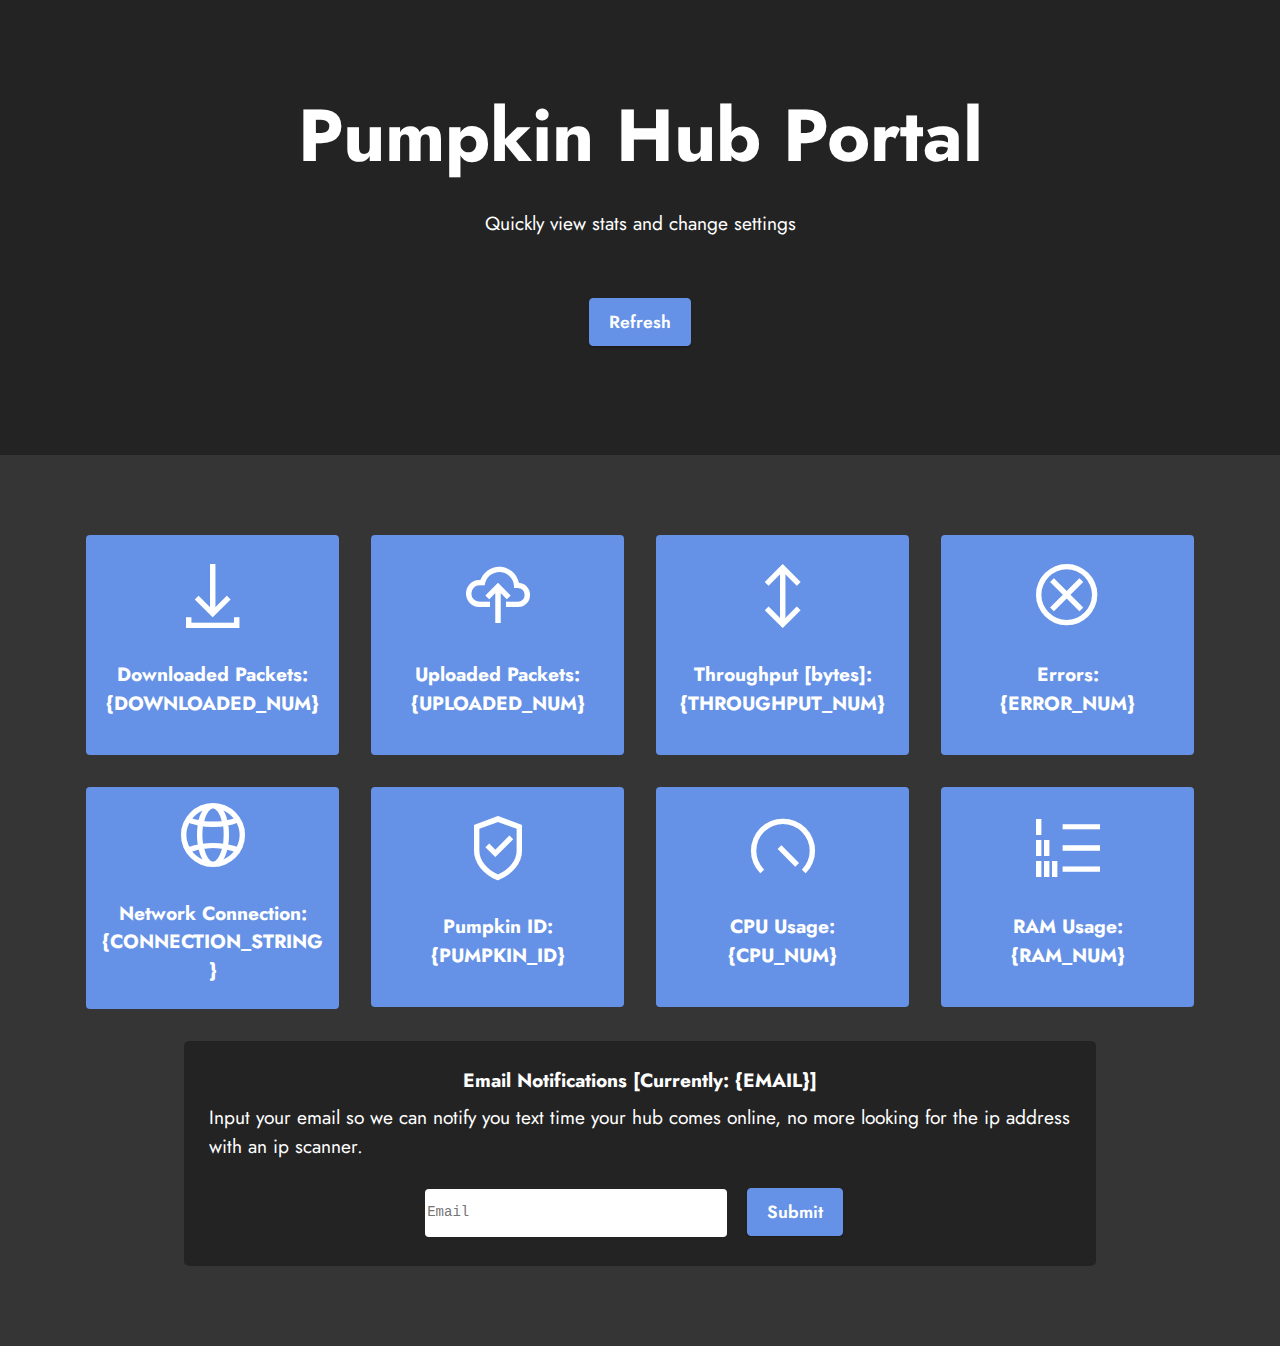
<file: Web/index.html>
<!DOCTYPE html>
<html>
<head>
    <meta charset="UTF-8">
    <meta http-equiv="X-UA-Compatible" content="IE=edge">
    <meta name="viewport" content="width=device-width, initial-scale=1, minimum-scale=1">
    <link rel="shortcut icon" href="assets/images/logo5.png" type="image/x-icon">


    <title>Home</title>
    <link rel="stylesheet" href="assets/web/assets/mobirise-icons2/mobirise2.css">
    <link rel="stylesheet" href="assets/bootstrap/css/bootstrap.min.css">
    <link rel="stylesheet" href="assets/bootstrap/css/bootstrap-grid.min.css">
    <link rel="stylesheet" href="assets/bootstrap/css/bootstrap-reboot.min.css">
    <link rel="stylesheet" href="assets/theme/css/style.css">
    <link rel="preload" href="https://fonts.googleapis.com/css2?family=Jost:ital,wght@0,400;0,700;1,400;1,700&display=swap&display=swap" as="style" onload="this.onload=null;this.rel='stylesheet'">
    <link rel="preload" as="style" href="assets/mobirise/css/mbr-additional.css">
    <link rel="stylesheet" href="assets/mobirise/css/mbr-additional.css" type="text/css">
    <script src="assets/bootstrap/js/bootstrap.bundle.min.js"></script>
    <script src="assets/smoothscroll/smooth-scroll.js"></script>
    <script src="assets/ytplayer/index.js"></script>
    <script src="assets/theme/js/script.js"></script>





</head>
<body>

    <section data-bs-version="5.1" class="info3 cid-tFQ4qCT8Gk" id="info3-0">
        <div class="container">
            <div class="row justify-content-center">
                <div class="card col-12 col-lg-10">
                    <div class="card-wrapper">
                        <div class="card-box align-center">
                            <h4 class="card-title mbr-fonts-style align-center mb-4 display-1">
                                <strong>Pumpkin Hub Portal</strong>
                            </h4>
                            <p class="mbr-text mbr-fonts-style mb-4 display-7">
                                Quickly view stats and change settings
                            </p>
                            <button class="mbr-section-btn mt-3"><a class="btn btn-primary display-4" onclick="location.reload();">Refresh</a></button>
                        </div>
                    </div>
                </div>
            </div>
        </div>
    </section>

    <section data-bs-version="5.1" class="features1 cid-tFQ4rK2rBu" id="features2-1">
        <div class="container">
            <div class="row justify-content-center">
                <div class="col-12 col-md-6 col-lg-3">
                    <div class="card-wrapper">
                        <div class="card-box align-center">
                            <span class="mbr-iconfont mobi-mbri-download mobi-mbri" style="color: rgb(255, 255, 255); fill: rgb(255, 255, 255);"></span>
                            <h4 class="card-title align-center mbr-black mbr-fonts-style display-7">
                                <strong>Downloaded Packets:<br />{DOWNLOADED_NUM}</strong>
                            </h4>
                        </div>
                    </div>
                </div>
                <div class="col-12 col-md-6 col-lg-3">
                    <div class="card-wrapper">
                        <div class="card-box align-center">
                            <span class="mbr-iconfont mobi-mbri-upload-2 mobi-mbri" style="color: rgb(255, 255, 255); fill: rgb(255, 255, 255);"></span>
                            <h4 class="card-title align-center mbr-black mbr-fonts-style display-7">
                                <strong>Uploaded Packets:<br />{UPLOADED_NUM}</strong>
                            </h4>
                        </div>
                    </div>
                </div>
                <div class="col-12 col-md-6 col-lg-3">
                    <div class="card-wrapper">
                        <div class="card-box align-center">
                            <span class="mbr-iconfont mobi-mbri-up-down mobi-mbri" style="color: rgb(255, 255, 255); fill: rgb(255, 255, 255);"></span>
                            <h4 class="card-title align-center mbr-black mbr-fonts-style display-7">
                                <strong>Throughput [bytes]:<br />{THROUGHPUT_NUM}</strong>
                            </h4>
                        </div>
                    </div>
                </div>
                <div class="col-12 col-md-6 col-lg-3">
                    <div class="card-wrapper">
                        <div class="card-box align-center">
                            <span class="mbr-iconfont mobi-mbri-error mobi-mbri" style="color: rgb(255, 255, 255); fill: rgb(255, 255, 255);"></span>
                            <h4 class="card-title align-center mbr-black mbr-fonts-style display-7">
                                <strong>Errors:<br />{ERROR_NUM}</strong><strong><br></strong>
                            </h4>
                        </div>
                    </div>
                </div>
            </div>
        </div>
    </section>

    <section data-bs-version="5.1" class="features1 cid-tFQ4sk0Lsi" id="features2-2">
        <div class="container">
            <div class="row justify-content-center">
                <div class="col-12 col-md-6 col-lg-3">
                    <div class="card-wrapper">
                        <div class="card-box align-center">
                            <span class="mbr-iconfont mobi-mbri-globe-2 mobi-mbri" style="color: rgb(255, 255, 255); fill: rgb(255, 255, 255);"></span>
                            <h4 class="card-title align-center mbr-black mbr-fonts-style display-7">
                                <strong>Network Connection:<br />{CONNECTION_STRING}</strong>
                            </h4>
                        </div>
                    </div>
                </div>
                <div class="col-12 col-md-6 col-lg-3">
                    <div class="card-wrapper">
                        <div class="card-box align-center">
                            <span class="mbr-iconfont mobi-mbri-protect mobi-mbri" style="color: rgb(255, 255, 255); fill: rgb(255, 255, 255);"></span>
                            <h4 class="card-title align-center mbr-black mbr-fonts-style display-7"><strong>Pumpkin ID:<br />{PUMPKIN_ID}</strong></h4>
                        </div>
                    </div>
                </div>
                <div class="col-12 col-md-6 col-lg-3">
                    <div class="card-wrapper">
                        <div class="card-box align-center">
                            <span class="mbr-iconfont mobi-mbri-speed mobi-mbri" style="color: rgb(255, 255, 255); fill: rgb(255, 255, 255);"></span>
                            <h4 class="card-title align-center mbr-black mbr-fonts-style display-7">
                                <strong>CPU Usage:<br />{CPU_NUM}</strong><strong><br></strong>
                            </h4>
                        </div>
                    </div>
                </div>
                <div class="col-12 col-md-6 col-lg-3">
                    <div class="card-wrapper">
                        <div class="card-box align-center">
                            <span class="mbr-iconfont mobi-mbri-numbered-list mobi-mbri" style="color: rgb(255, 255, 255); fill: rgb(255, 255, 255);"></span>
                            <h4 class="card-title align-center mbr-black mbr-fonts-style display-7">
                                <strong>RAM Usage:<br />{RAM_NUM}</strong><strong><br></strong>
                            </h4>
                        </div>
                    </div>
                </div>
                <form method="post" action="/submit-email" style="height: 225px; width: 80%; background-color: #232323; border-radius: 5px;color: white; padding: 25px;">
                    <div>
                        <H4 class="card-title align-center mbr-black mbr-fonts-style display-7"><strong>Email Notifications [Currently: {EMAIL}]</strong></H4>
                        <p class="mbr-text mbr-fonts-style mb-4 display-7">Input your email so we can notify you text time your hub comes online, no more looking for the ip address with an ip scanner.</p>
                        <pre style="bottom: 25px;position: relative;overflow: hidden;text-align: center;"><input type="text" name="email" id="EmailInput" placeholder="Email" style="min-height: 48px;border-radius: 4px;border:  none;width: 35%;" /> <button type="submit" style="bottom: -2px;position: relative;" class="mbr-section-btn mt-3"><a class="btn btn-primary display-4">Submit</a></button></pre>
                    </div>
                </form>
            </div>
        </div>
    </section>
</body>
</html>
</file>
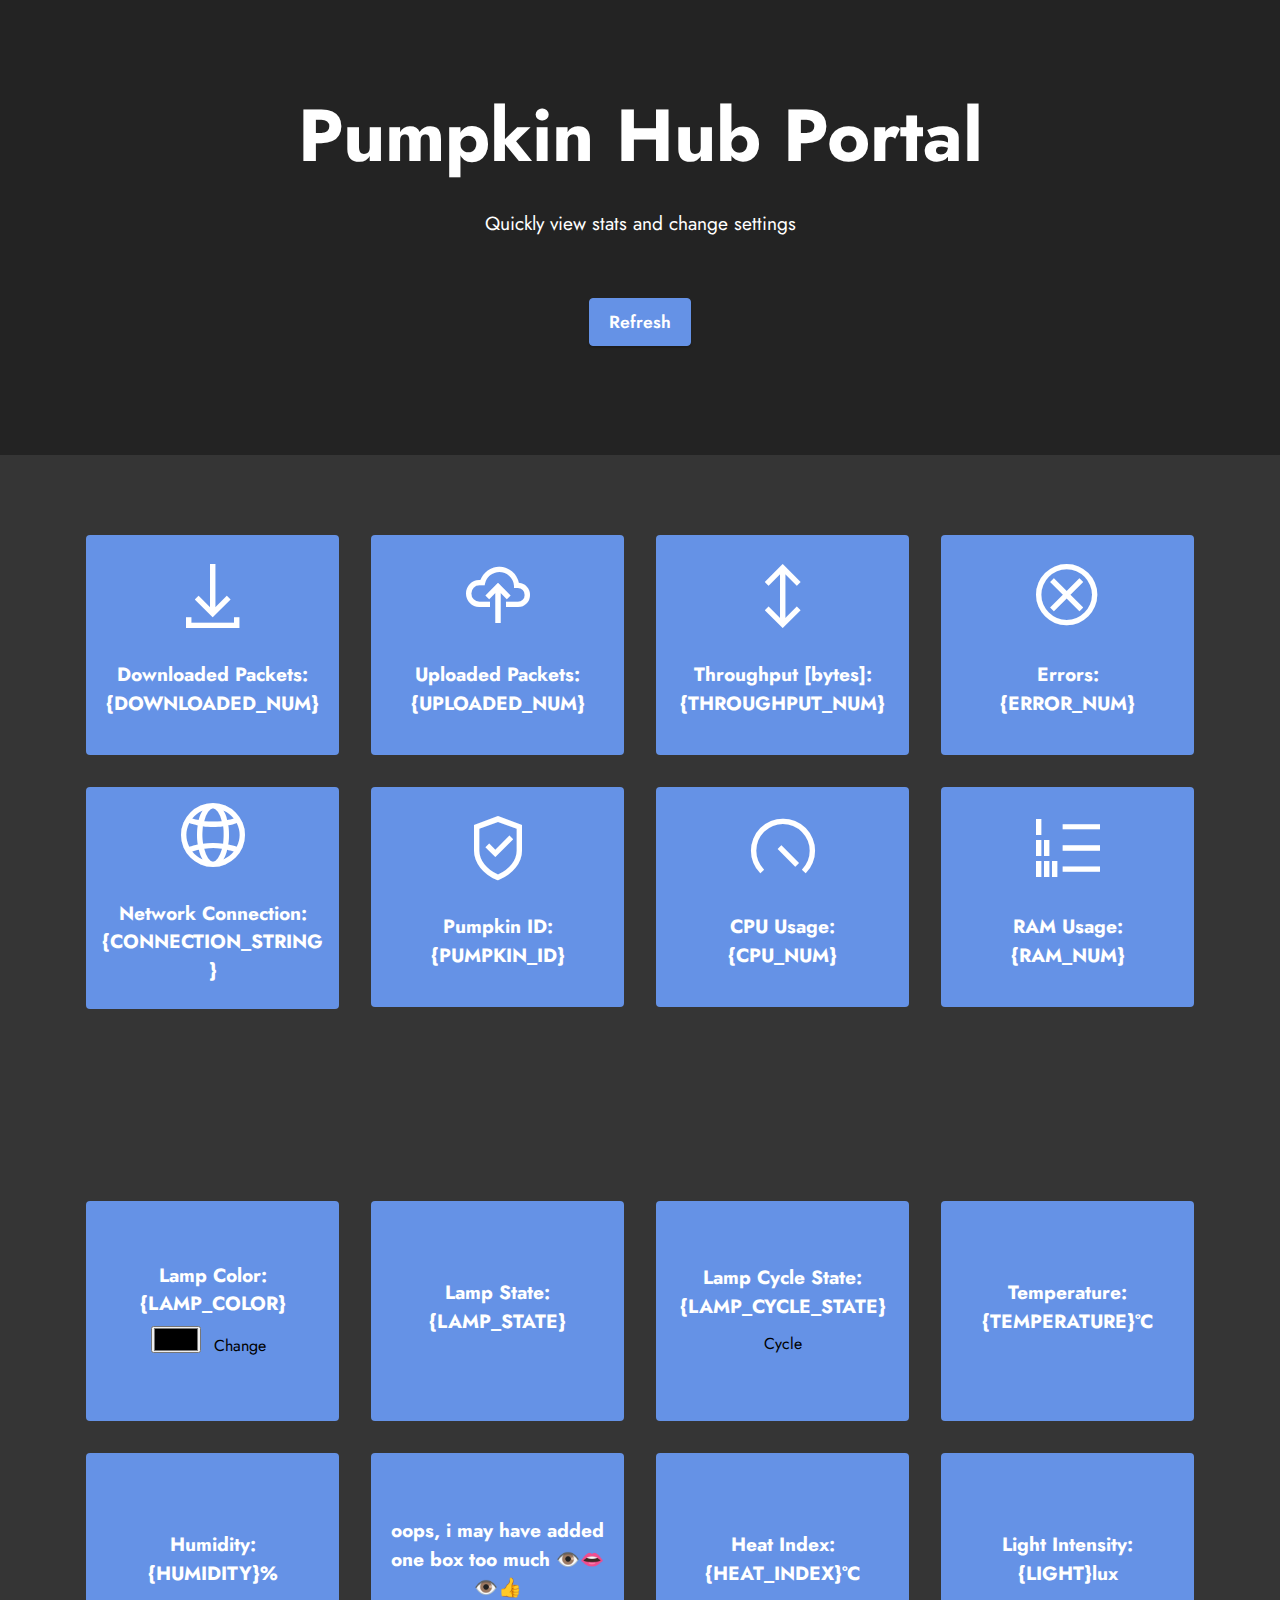
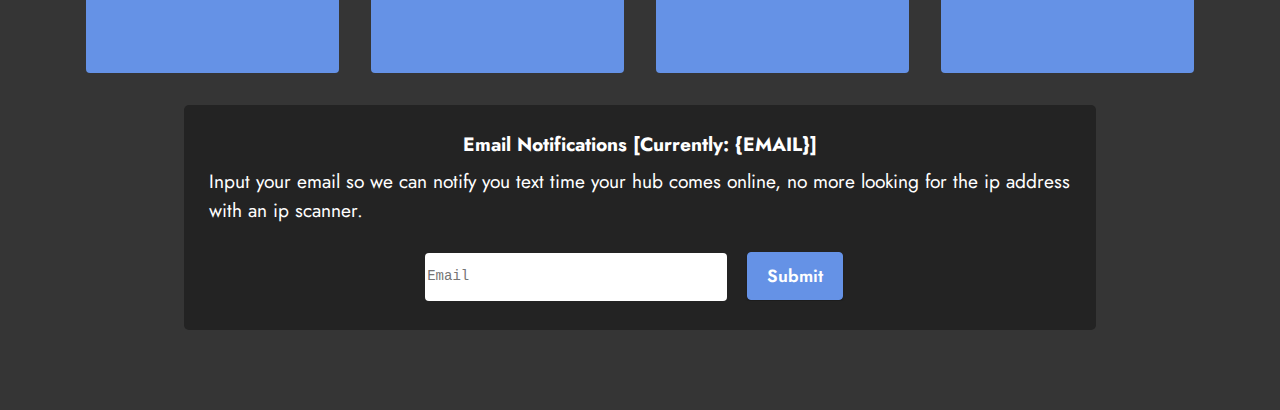
<file: Web/Portal/index.html>
<!DOCTYPE html>
<html>
<head>
    <meta charset="UTF-8">
    <meta http-equiv="X-UA-Compatible" content="IE=edge">
    <meta name="viewport" content="width=device-width, initial-scale=1, minimum-scale=1">
    <link rel="shortcut icon" href="assets/images/logo5.png" type="image/x-icon">


    <title>Home</title>
    <link rel="stylesheet" href="assets/web/assets/mobirise-icons2/mobirise2.css">
    <link rel="stylesheet" href="assets/bootstrap/css/bootstrap.min.css">
    <link rel="stylesheet" href="assets/bootstrap/css/bootstrap-grid.min.css">
    <link rel="stylesheet" href="assets/bootstrap/css/bootstrap-reboot.min.css">
    <link rel="stylesheet" href="assets/theme/css/style.css">
    <link rel="preload" href="https://fonts.googleapis.com/css2?family=Jost:ital,wght@0,400;0,700;1,400;1,700&display=swap&display=swap" as="style" onload="this.onload=null;this.rel='stylesheet'">
    <link rel="preload" as="style" href="assets/mobirise/css/mbr-additional.css">
    <link rel="stylesheet" href="assets/mobirise/css/mbr-additional.css" type="text/css">
    <script src="assets/bootstrap/js/bootstrap.bundle.min.js"></script>
    <script src="assets/smoothscroll/smooth-scroll.js"></script>
    <script src="assets/ytplayer/index.js"></script>
    <script src="assets/theme/js/script.js"></script>





</head>
<body>

    <section data-bs-version="5.1" class="info3 cid-tFQ4qCT8Gk" id="info3-0">
        <div class="container">
            <div class="row justify-content-center">
                <div class="card col-12 col-lg-10">
                    <div class="card-wrapper">
                        <div class="card-box align-center">
                            <h4 class="card-title mbr-fonts-style align-center mb-4 display-1">
                                <strong>Pumpkin Hub Portal</strong>
                            </h4>
                            <p class="mbr-text mbr-fonts-style mb-4 display-7">
                                Quickly view stats and change settings
                            </p>
                            <button class="mbr-section-btn mt-3"><a class="btn btn-primary display-4" onclick="location.reload();">Refresh</a></button>
                        </div>
                    </div>
                </div>
            </div>
        </div>
    </section>

    <section data-bs-version="5.1" class="features1 cid-tFQ4rK2rBu" id="features2-1">
        <div class="container">
            <div class="row justify-content-center">
                <div class="col-12 col-md-6 col-lg-3">
                    <div class="card-wrapper">
                        <div class="card-box align-center">
                            <span class="mbr-iconfont mobi-mbri-download mobi-mbri" style="color: rgb(255, 255, 255); fill: rgb(255, 255, 255);"></span>
                            <h4 class="card-title align-center mbr-black mbr-fonts-style display-7">
                                <strong>Downloaded Packets:<br />{DOWNLOADED_NUM}</strong>
                            </h4>
                        </div>
                    </div>
                </div>
                <div class="col-12 col-md-6 col-lg-3">
                    <div class="card-wrapper">
                        <div class="card-box align-center">
                            <span class="mbr-iconfont mobi-mbri-upload-2 mobi-mbri" style="color: rgb(255, 255, 255); fill: rgb(255, 255, 255);"></span>
                            <h4 class="card-title align-center mbr-black mbr-fonts-style display-7">
                                <strong>Uploaded Packets:<br />{UPLOADED_NUM}</strong>
                            </h4>
                        </div>
                    </div>
                </div>
                <div class="col-12 col-md-6 col-lg-3">
                    <div class="card-wrapper">
                        <div class="card-box align-center">
                            <span class="mbr-iconfont mobi-mbri-up-down mobi-mbri" style="color: rgb(255, 255, 255); fill: rgb(255, 255, 255);"></span>
                            <h4 class="card-title align-center mbr-black mbr-fonts-style display-7">
                                <strong>Throughput [bytes]:<br />{THROUGHPUT_NUM}</strong>
                            </h4>
                        </div>
                    </div>
                </div>
                <div class="col-12 col-md-6 col-lg-3">
                    <div class="card-wrapper">
                        <div class="card-box align-center">
                            <span class="mbr-iconfont mobi-mbri-error mobi-mbri" style="color: rgb(255, 255, 255); fill: rgb(255, 255, 255);"></span>
                            <h4 class="card-title align-center mbr-black mbr-fonts-style display-7">
                                <strong>Errors:<br />{ERROR_NUM}</strong><strong><br></strong>
                            </h4>
                        </div>
                    </div>
                </div>
            </div>
        </div>
    </section>

    <section data-bs-version="5.1" class="features1 cid-tFQ4sk0Lsi" id="features2-2">
        <div class="container">
            <div class="row justify-content-center">
                <div class="col-12 col-md-6 col-lg-3">
                    <div class="card-wrapper">
                        <div class="card-box align-center">
                            <span class="mbr-iconfont mobi-mbri-globe-2 mobi-mbri" style="color: rgb(255, 255, 255); fill: rgb(255, 255, 255);"></span>
                            <h4 class="card-title align-center mbr-black mbr-fonts-style display-7">
                                <strong>Network Connection:<br />{CONNECTION_STRING}</strong>
                            </h4>
                        </div>
                    </div>
                </div>
                <div class="col-12 col-md-6 col-lg-3">
                    <div class="card-wrapper">
                        <div class="card-box align-center">
                            <span class="mbr-iconfont mobi-mbri-protect mobi-mbri" style="color: rgb(255, 255, 255); fill: rgb(255, 255, 255);"></span>
                            <h4 class="card-title align-center mbr-black mbr-fonts-style display-7"><strong>Pumpkin ID:<br />{PUMPKIN_ID}</strong></h4>
                        </div>
                    </div>
                </div>
                <div class="col-12 col-md-6 col-lg-3">
                    <div class="card-wrapper">
                        <div class="card-box align-center">
                            <span class="mbr-iconfont mobi-mbri-speed mobi-mbri" style="color: rgb(255, 255, 255); fill: rgb(255, 255, 255);"></span>
                            <h4 class="card-title align-center mbr-black mbr-fonts-style display-7">
                                <strong>CPU Usage:<br />{CPU_NUM}</strong><strong><br></strong>
                            </h4>
                        </div>
                    </div>
                </div>
                <div class="col-12 col-md-6 col-lg-3">
                    <div class="card-wrapper">
                        <div class="card-box align-center">
                            <span class="mbr-iconfont mobi-mbri-numbered-list mobi-mbri" style="color: rgb(255, 255, 255); fill: rgb(255, 255, 255);"></span>
                            <h4 class="card-title align-center mbr-black mbr-fonts-style display-7">
                                <strong>RAM Usage:<br />{RAM_NUM}</strong><strong><br></strong>
                            </h4>
                        </div>
                    </div>
                </div>
                <!--<form method="post" action="/submit-email" style="height: 225px; width: 80%; background-color: #232323; border-radius: 5px;color: white; padding: 25px;">
                    <div>
                        <H4 class="card-title align-center mbr-black mbr-fonts-style display-7"><strong>Email Notifications [Currently: {EMAIL}]</strong></H4>
                        <p class="mbr-text mbr-fonts-style mb-4 display-7">Input your email so we can notify you text time your hub comes online, no more looking for the ip address with an ip scanner.</p>
                        <pre style="bottom: 25px;position: relative;overflow: hidden;text-align: center;"><input type="text" name="email" id="EmailInput" placeholder="Email" style="min-height: 48px;border-radius: 4px;border:  none;width: 35%;" /> <button type="submit" style="bottom: -2px;position: relative;" class="mbr-section-btn mt-3"><a class="btn btn-primary display-4">Submit</a></button></pre>
                    </div>
                </form>-->
            </div>
        </div>
    </section>

    <section data-bs-version="5.1" class="features1 cid-tFQ4rK2rBu" id="features2-1">
        <div class="container">
            <div class="row justify-content-center">
                <div class="col-12 col-md-6 col-lg-3">
                    <div class="card-wrapper">
                        <form method="post" action="/setcolor" class="card-box align-center">
                            <h4 class="card-title align-center mbr-black mbr-fonts-style display-7">
                                <strong>Lamp Color:<br />{LAMP_COLOR}</strong>
                            </h4>
                            <input type="color" name="color" />
                            <button type="submit">Change</button>
                        </form>
                    </div>
                </div>
                <div class="col-12 col-md-6 col-lg-3">
                    <div class="card-wrapper">
                        <div class="card-box align-center">
                            <h4 class="card-title align-center mbr-black mbr-fonts-style display-7">
                                <strong>Lamp State:<br />{LAMP_STATE}</strong>
                            </h4>
                        </div>
                    </div>
                </div>
                <div class="col-12 col-md-6 col-lg-3">
                    <div class="card-wrapper">
                        <form method="post" action="/cycle" class="card-box align-center">
                            <h4 class="card-title align-center mbr-black mbr-fonts-style display-7">
                                <strong>Lamp Cycle State:<br />{LAMP_CYCLE_STATE}</strong>
                            </h4>
                            <button type="submit">Cycle</button>
                        </form>
                    </div>
                </div>
                <div class="col-12 col-md-6 col-lg-3">
                    <div class="card-wrapper">
                        <div class="card-box align-center">
                            <h4 class="card-title align-center mbr-black mbr-fonts-style display-7">
                                <strong>Temperature:<br />{TEMPERATURE}°C</strong><strong><br></strong>
                            </h4>
                        </div>
                    </div>
                </div>
            </div>
        </div>
    </section>
    <section data-bs-version="5.1" class="features1 cid-tFQ4sk0Lsi" id="features2-2">
        <div class="container">
            <div class="row justify-content-center">
                <div class="col-12 col-md-6 col-lg-3">
                    <div class="card-wrapper">
                        <div class="card-box align-center">
                            <h4 class="card-title align-center mbr-black mbr-fonts-style display-7">
                                <strong>Humidity:<br />{HUMIDITY}%</strong>
                            </h4>
                        </div>
                    </div>
                </div>
                <div class="col-12 col-md-6 col-lg-3">
                    <div class="card-wrapper">
                        <div class="card-box align-center">
                            <h4 class="card-title align-center mbr-black mbr-fonts-style display-7"><strong>oops, i may have added one box too much 👁️👄👁️👍</strong></h4>
                        </div>
                    </div>
                </div>
                <div class="col-12 col-md-6 col-lg-3">
                    <div class="card-wrapper">
                        <div class="card-box align-center">
                            <h4 class="card-title align-center mbr-black mbr-fonts-style display-7">
                                <strong>Heat Index:<br />{HEAT_INDEX}°C</strong><strong><br></strong>
                            </h4>
                        </div>
                    </div>
                </div>
                <div class="col-12 col-md-6 col-lg-3">
                    <div class="card-wrapper">
                        <div class="card-box align-center">
                            <h4 class="card-title align-center mbr-black mbr-fonts-style display-7">
                                <strong>Light Intensity:<br />{LIGHT}lux</strong><strong><br></strong>
                            </h4>
                        </div>
                    </div>
                </div>
                <form method="post" action="/submit-email" style="height: 225px; width: 80%; background-color: #232323; border-radius: 5px;color: white; padding: 25px;">
                    <div>
                        <H4 class="card-title align-center mbr-black mbr-fonts-style display-7"><strong>Email Notifications [Currently: {EMAIL}]</strong></H4>
                        <p class="mbr-text mbr-fonts-style mb-4 display-7">Input your email so we can notify you text time your hub comes online, no more looking for the ip address with an ip scanner.</p>
                        <pre style="bottom: 25px;position: relative;overflow: hidden;text-align: center;"><input type="text" name="email" id="EmailInput" placeholder="Email" style="min-height: 48px;border-radius: 4px;border:  none;width: 35%;" /> <button type="submit" style="bottom: -2px;position: relative;" class="mbr-section-btn mt-3"><a class="btn btn-primary display-4">Submit</a></button></pre>
                    </div>
                </form>
            </div>
        </div>
    </section>
</body>
</html>
</file>
<file: Web/assets/web/assets/mobirise-icons2/mobirise2.css>
@font-face {
  font-family: 'Moririse2';
  font-display: swap;
  src:  url('mobirise2.eot?f2bix4');
  src:  url('mobirise2.eot?f2bix4#iefix') format('embedded-opentype'),
    url('mobirise2.ttf?f2bix4') format('truetype'),
    url('mobirise2.woff?f2bix4') format('woff'),
    url('mobirise2.svg?f2bix4#mobirise2') format('svg');
  font-weight: normal;
  font-style: normal;
}

[class^="mobi-"], [class*=" mobi-"] {
  /* use !important to prevent issues with browser extensions that change fonts */
  font-family: 'Moririse2' !important;
  speak: none;
  font-style: normal;
  font-weight: normal;
  font-variant: normal;
  text-transform: none;
  line-height: 1;

  /* Better Font Rendering =========== */
  -webkit-font-smoothing: antialiased;
  -moz-osx-font-smoothing: grayscale;
}

.mobi-mbri-add-submenu:before {
  content: "\e900";
}
.mobi-mbri-alert:before {
  content: "\e901";
}
.mobi-mbri-align-center:before {
  content: "\e902";
}
.mobi-mbri-align-justify:before {
  content: "\e903";
}
.mobi-mbri-align-left:before {
  content: "\e904";
}
.mobi-mbri-align-right:before {
  content: "\e905";
}
.mobi-mbri-android:before {
  content: "\e906";
}
.mobi-mbri-apple:before {
  content: "\e907";
}
.mobi-mbri-arrow-down:before {
  content: "\e908";
}
.mobi-mbri-arrow-next:before {
  content: "\e909";
}
.mobi-mbri-arrow-prev:before {
  content: "\e90a";
}
.mobi-mbri-arrow-up:before {
  content: "\e90b";
}
.mobi-mbri-bold:before {
  content: "\e90c";
}
.mobi-mbri-bookmark:before {
  content: "\e90d";
}
.mobi-mbri-bootstrap:before {
  content: "\e90e";
}
.mobi-mbri-briefcase:before {
  content: "\e90f";
}
.mobi-mbri-browse:before {
  content: "\e910";
}
.mobi-mbri-bulleted-list:before {
  content: "\e911";
}
.mobi-mbri-calendar:before {
  content: "\e912";
}
.mobi-mbri-camera:before {
  content: "\e913";
}
.mobi-mbri-cart-add:before {
  content: "\e914";
}
.mobi-mbri-cart-full:before {
  content: "\e915";
}
.mobi-mbri-cash:before {
  content: "\e916";
}
.mobi-mbri-change-style:before {
  content: "\e917";
}
.mobi-mbri-chat:before {
  content: "\e918";
}
.mobi-mbri-clock:before {
  content: "\e919";
}
.mobi-mbri-close:before {
  content: "\e91a";
}
.mobi-mbri-cloud:before {
  content: "\e91b";
}
.mobi-mbri-code:before {
  content: "\e91c";
}
.mobi-mbri-contact-form:before {
  content: "\e91d";
}
.mobi-mbri-credit-card:before {
  content: "\e91e";
}
.mobi-mbri-cursor-click:before {
  content: "\e91f";
}
.mobi-mbri-cust-feedback:before {
  content: "\e920";
}
.mobi-mbri-database:before {
  content: "\e921";
}
.mobi-mbri-delivery:before {
  content: "\e922";
}
.mobi-mbri-desktop:before {
  content: "\e923";
}
.mobi-mbri-devices:before {
  content: "\e924";
}
.mobi-mbri-down:before {
  content: "\e925";
}
.mobi-mbri-download-2:before {
  content: "\e926";
}
.mobi-mbri-download:before {
  content: "\e927";
}
.mobi-mbri-drag-n-drop-2:before {
  content: "\e928";
}
.mobi-mbri-drag-n-drop:before {
  content: "\e929";
}
.mobi-mbri-edit-2:before {
  content: "\e92a";
}
.mobi-mbri-edit:before {
  content: "\e92b";
}
.mobi-mbri-error:before {
  content: "\e92c";
}
.mobi-mbri-extension:before {
  content: "\e92d";
}
.mobi-mbri-features:before {
  content: "\e92e";
}
.mobi-mbri-file:before {
  content: "\e92f";
}
.mobi-mbri-flag:before {
  content: "\e930";
}
.mobi-mbri-folder:before {
  content: "\e931";
}
.mobi-mbri-gift:before {
  content: "\e932";
}
.mobi-mbri-github:before {
  content: "\e933";
}
.mobi-mbri-globe-2:before {
  content: "\e934";
}
.mobi-mbri-globe:before {
  content: "\e935";
}
.mobi-mbri-growing-chart:before {
  content: "\e936";
}
.mobi-mbri-hearth:before {
  content: "\e937";
}
.mobi-mbri-help:before {
  content: "\e938";
}
.mobi-mbri-home:before {
  content: "\e939";
}
.mobi-mbri-hot-cup:before {
  content: "\e93a";
}
.mobi-mbri-idea:before {
  content: "\e93b";
}
.mobi-mbri-image-gallery:before {
  content: "\e93c";
}
.mobi-mbri-image-slider:before {
  content: "\e93d";
}
.mobi-mbri-info:before {
  content: "\e93e";
}
.mobi-mbri-italic:before {
  content: "\e93f";
}
.mobi-mbri-key:before {
  content: "\e940";
}
.mobi-mbri-laptop:before {
  content: "\e941";
}
.mobi-mbri-layers:before {
  content: "\e942";
}
.mobi-mbri-left-right:before {
  content: "\e943";
}
.mobi-mbri-left:before {
  content: "\e944";
}
.mobi-mbri-letter:before {
  content: "\e945";
}
.mobi-mbri-like:before {
  content: "\e946";
}
.mobi-mbri-link:before {
  content: "\e947";
}
.mobi-mbri-lock:before {
  content: "\e948";
}
.mobi-mbri-login:before {
  content: "\e949";
}
.mobi-mbri-logout:before {
  content: "\e94a";
}
.mobi-mbri-magic-stick:before {
  content: "\e94b";
}
.mobi-mbri-map-pin:before {
  content: "\e94c";
}
.mobi-mbri-menu:before {
  content: "\e94d";
}
.mobi-mbri-mobile-2:before {
  content: "\e94e";
}
.mobi-mbri-mobile-horizontal:before {
  content: "\e94f";
}
.mobi-mbri-mobile:before {
  content: "\e950";
}
.mobi-mbri-mobirise:before {
  content: "\e951";
}
.mobi-mbri-more-horizontal:before {
  content: "\e952";
}
.mobi-mbri-more-vertical:before {
  content: "\e953";
}
.mobi-mbri-music:before {
  content: "\e954";
}
.mobi-mbri-new-file:before {
  content: "\e955";
}
.mobi-mbri-numbered-list:before {
  content: "\e956";
}
.mobi-mbri-opened-folder:before {
  content: "\e957";
}
.mobi-mbri-pages:before {
  content: "\e958";
}
.mobi-mbri-paper-plane:before {
  content: "\e959";
}
.mobi-mbri-paperclip:before {
  content: "\e95a";
}
.mobi-mbri-phone:before {
  content: "\e95b";
}
.mobi-mbri-photo:before {
  content: "\e95c";
}
.mobi-mbri-photos:before {
  content: "\e95d";
}
.mobi-mbri-pin:before {
  content: "\e95e";
}
.mobi-mbri-play:before {
  content: "\e95f";
}
.mobi-mbri-plus:before {
  content: "\e960";
}
.mobi-mbri-preview:before {
  content: "\e961";
}
.mobi-mbri-print:before {
  content: "\e962";
}
.mobi-mbri-protect:before {
  content: "\e963";
}
.mobi-mbri-question:before {
  content: "\e964";
}
.mobi-mbri-quote-left:before {
  content: "\e965";
}
.mobi-mbri-quote-right:before {
  content: "\e966";
}
.mobi-mbri-redo:before {
  content: "\e967";
}
.mobi-mbri-refresh:before {
  content: "\e968";
}
.mobi-mbri-responsive-2:before {
  content: "\e969";
}
.mobi-mbri-responsive:before {
  content: "\e96a";
}
.mobi-mbri-right:before {
  content: "\e96b";
}
.mobi-mbri-rocket:before {
  content: "\e96c";
}
.mobi-mbri-sad-face:before {
  content: "\e96d";
}
.mobi-mbri-sale:before {
  content: "\e96e";
}
.mobi-mbri-save:before {
  content: "\e96f";
}
.mobi-mbri-search:before {
  content: "\e970";
}
.mobi-mbri-setting-2:before {
  content: "\e971";
}
.mobi-mbri-setting-3:before {
  content: "\e972";
}
.mobi-mbri-setting:before {
  content: "\e973";
}
.mobi-mbri-share:before {
  content: "\e974";
}
.mobi-mbri-shopping-bag:before {
  content: "\e975";
}
.mobi-mbri-shopping-basket:before {
  content: "\e976";
}
.mobi-mbri-shopping-cart:before {
  content: "\e977";
}
.mobi-mbri-sites:before {
  content: "\e978";
}
.mobi-mbri-smile-face:before {
  content: "\e979";
}
.mobi-mbri-speed:before {
  content: "\e97a";
}
.mobi-mbri-star:before {
  content: "\e97b";
}
.mobi-mbri-success:before {
  content: "\e97c";
}
.mobi-mbri-sun:before {
  content: "\e97d";
}
.mobi-mbri-sun2:before {
  content: "\e97e";
}
.mobi-mbri-tablet-vertical:before {
  content: "\e97f";
}
.mobi-mbri-tablet:before {
  content: "\e980";
}
.mobi-mbri-target:before {
  content: "\e981";
}
.mobi-mbri-timer:before {
  content: "\e982";
}
.mobi-mbri-to-ftp:before {
  content: "\e983";
}
.mobi-mbri-to-local-drive:before {
  content: "\e984";
}
.mobi-mbri-touch-swipe:before {
  content: "\e985";
}
.mobi-mbri-touch:before {
  content: "\e986";
}
.mobi-mbri-trash:before {
  content: "\e987";
}
.mobi-mbri-underline:before {
  content: "\e988";
}
.mobi-mbri-undo:before {
  content: "\e989";
}
.mobi-mbri-unlink:before {
  content: "\e98a";
}
.mobi-mbri-unlock:before {
  content: "\e98b";
}
.mobi-mbri-up-down:before {
  content: "\e98c";
}
.mobi-mbri-up:before {
  content: "\e98d";
}
.mobi-mbri-update:before {
  content: "\e98e";
}
.mobi-mbri-upload-2:before {
  content: "\e98f";
}
.mobi-mbri-upload:before {
  content: "\e990";
}
.mobi-mbri-user-2:before {
  content: "\e991";
}
.mobi-mbri-user:before {
  content: "\e992";
}
.mobi-mbri-users:before {
  content: "\e993";
}
.mobi-mbri-video-play:before {
  content: "\e994";
}
.mobi-mbri-video:before {
  content: "\e995";
}
.mobi-mbri-watch:before {
  content: "\e996";
}
.mobi-mbri-website-theme-2:before {
  content: "\e997";
}
.mobi-mbri-website-theme:before {
  content: "\e998";
}
.mobi-mbri-wifi:before {
  content: "\e999";
}
.mobi-mbri-windows:before {
  content: "\e99a";
}
.mobi-mbri-zoom-in:before {
  content: "\e99b";
}
.mobi-mbri-zoom-out:before {
  content: "\e99c";
}
</file>
<file: Web/assets/theme/css/style.css>
@charset "UTF-8";
section {
  background-color: #ffffff;
}

body {
  font-style: normal;
  line-height: 1.5;
  font-weight: 400;
  color: #232323;
  position: relative;
}

button {
  background-color: transparent;
  border-color: transparent;
}

section,
.container,
.container-fluid {
  position: relative;
  word-wrap: break-word;
}

a.mbr-iconfont:hover {
  text-decoration: none;
}

.article .lead p,
.article .lead ul,
.article .lead ol,
.article .lead pre,
.article .lead blockquote {
  margin-bottom: 0;
}

a {
  font-style: normal;
  font-weight: 400;
  cursor: pointer;
}
a, a:hover {
  text-decoration: none;
}

.mbr-section-title {
  font-style: normal;
  line-height: 1.3;
}

.mbr-section-subtitle {
  line-height: 1.3;
}

.mbr-text {
  font-style: normal;
  line-height: 1.7;
}

h1,
h2,
h3,
h4,
h5,
h6,
.display-1,
.display-2,
.display-4,
.display-5,
.display-7,
span,
p,
a {
  line-height: 1;
  word-break: break-word;
  word-wrap: break-word;
  font-weight: 400;
}

b,
strong {
  font-weight: bold;
}

input:-webkit-autofill, input:-webkit-autofill:hover, input:-webkit-autofill:focus, input:-webkit-autofill:active {
  transition-delay: 9999s;
  -webkit-transition-property: background-color, color;
  transition-property: background-color, color;
}

textarea[type=hidden] {
  display: none;
}

section {
  background-position: 50% 50%;
  background-repeat: no-repeat;
  background-size: cover;
}
section .mbr-background-video,
section .mbr-background-video-preview {
  position: absolute;
  bottom: 0;
  left: 0;
  right: 0;
  top: 0;
}

.hidden {
  visibility: hidden;
}

.mbr-z-index20 {
  z-index: 20;
}

/*! Base colors */
.mbr-white {
  color: #ffffff;
}

.mbr-black {
  color: #111111;
}

.mbr-bg-white {
  background-color: #ffffff;
}

.mbr-bg-black {
  background-color: #000000;
}

/*! Text-aligns */
.align-left {
  text-align: left;
}

.align-center {
  text-align: center;
}

.align-right {
  text-align: right;
}

/*! Font-weight  */
.mbr-light {
  font-weight: 300;
}

.mbr-regular {
  font-weight: 400;
}

.mbr-semibold {
  font-weight: 500;
}

.mbr-bold {
  font-weight: 700;
}

/*! Media  */
.media-content {
  flex-basis: 100%;
}

.media-container-row {
  display: flex;
  flex-direction: row;
  flex-wrap: wrap;
  justify-content: center;
  align-content: center;
  align-items: start;
}
.media-container-row .media-size-item {
  width: 400px;
}

.media-container-column {
  display: flex;
  flex-direction: column;
  flex-wrap: wrap;
  justify-content: center;
  align-content: center;
  align-items: stretch;
}
.media-container-column > * {
  width: 100%;
}

@media (min-width: 992px) {
  .media-container-row {
    flex-wrap: nowrap;
  }
}
figure {
  margin-bottom: 0;
  overflow: hidden;
}

figure[mbr-media-size] {
  transition: width 0.1s;
}

img,
iframe {
  display: block;
  width: 100%;
}

.card {
  background-color: transparent;
  border: none;
}

.card-box {
  width: 100%;
}

.card-img {
  text-align: center;
  flex-shrink: 0;
  -webkit-flex-shrink: 0;
}

.media {
  max-width: 100%;
  margin: 0 auto;
}

.mbr-figure {
  align-self: center;
}

.media-container > div {
  max-width: 100%;
}

.mbr-figure img,
.card-img img {
  width: 100%;
}

@media (max-width: 991px) {
  .media-size-item {
    width: auto !important;
  }

  .media {
    width: auto;
  }

  .mbr-figure {
    width: 100% !important;
  }
}
/*! Buttons */
.mbr-section-btn {
  margin-left: -0.6rem;
  margin-right: -0.6rem;
  font-size: 0;
}

.btn {
  font-weight: 600;
  border-width: 1px;
  font-style: normal;
  margin: 0.6rem 0.6rem;
  white-space: normal;
  transition: all 0.2s ease-in-out;
  display: inline-flex;
  align-items: center;
  justify-content: center;
  word-break: break-word;
}

.btn-sm {
  font-weight: 600;
  letter-spacing: 0px;
  transition: all 0.3s ease-in-out;
}

.btn-md {
  font-weight: 600;
  letter-spacing: 0px;
  transition: all 0.3s ease-in-out;
}

.btn-lg {
  font-weight: 600;
  letter-spacing: 0px;
  transition: all 0.3s ease-in-out;
}

.btn-form {
  margin: 0;
}
.btn-form:hover {
  cursor: pointer;
}

nav .mbr-section-btn {
  margin-left: 0rem;
  margin-right: 0rem;
}

/*! Btn icon margin */
.btn .mbr-iconfont,
.btn.btn-sm .mbr-iconfont {
  order: 1;
  cursor: pointer;
  margin-left: 0.5rem;
  vertical-align: sub;
}

.btn.btn-md .mbr-iconfont,
.btn.btn-md .mbr-iconfont {
  margin-left: 0.8rem;
}

.mbr-regular {
  font-weight: 400;
}

.mbr-semibold {
  font-weight: 500;
}

.mbr-bold {
  font-weight: 700;
}

[type=submit] {
  -webkit-appearance: none;
}

/*! Full-screen */
.mbr-fullscreen .mbr-overlay {
  min-height: 100vh;
}

.mbr-fullscreen {
  display: flex;
  display: -moz-flex;
  display: -ms-flex;
  display: -o-flex;
  align-items: center;
  min-height: 100vh;
  padding-top: 3rem;
  padding-bottom: 3rem;
}

/*! Map */
.map {
  height: 25rem;
  position: relative;
}
.map iframe {
  width: 100%;
  height: 100%;
}

/*! Scroll to top arrow */
.mbr-arrow-up {
  bottom: 25px;
  right: 90px;
  position: fixed;
  text-align: right;
  z-index: 5000;
  color: #ffffff;
  font-size: 22px;
}

.mbr-arrow-up a {
  background: rgba(0, 0, 0, 0.2);
  border-radius: 50%;
  color: #fff;
  display: inline-block;
  height: 60px;
  width: 60px;
  border: 2px solid #fff;
  outline-style: none !important;
  position: relative;
  text-decoration: none;
  transition: all 0.3s ease-in-out;
  cursor: pointer;
  text-align: center;
}
.mbr-arrow-up a:hover {
  background-color: rgba(0, 0, 0, 0.4);
}
.mbr-arrow-up a i {
  line-height: 60px;
}

.mbr-arrow-up-icon {
  display: block;
  color: #fff;
}

.mbr-arrow-up-icon::before {
  content: "›";
  display: inline-block;
  font-family: serif;
  font-size: 22px;
  line-height: 1;
  font-style: normal;
  position: relative;
  top: 6px;
  left: -4px;
  transform: rotate(-90deg);
}

/*! Arrow Down */
.mbr-arrow {
  position: absolute;
  bottom: 45px;
  left: 50%;
  width: 60px;
  height: 60px;
  cursor: pointer;
  background-color: rgba(80, 80, 80, 0.5);
  border-radius: 50%;
  transform: translateX(-50%);
}
@media (max-width: 767px) {
  .mbr-arrow {
    display: none;
  }
}
.mbr-arrow > a {
  display: inline-block;
  text-decoration: none;
  outline-style: none;
  -webkit-animation: arrowdown 1.7s ease-in-out infinite;
          animation: arrowdown 1.7s ease-in-out infinite;
  color: #ffffff;
}
.mbr-arrow > a > i {
  position: absolute;
  top: -2px;
  left: 15px;
  font-size: 2rem;
}

#scrollToTop a i::before {
  content: "";
  position: absolute;
  display: block;
  border-bottom: 2.5px solid #fff;
  border-left: 2.5px solid #fff;
  width: 27.8%;
  height: 27.8%;
  left: 50%;
  top: 51%;
  transform: translateY(-30%) translateX(-50%) rotate(135deg);
}

@keyframes arrowdown {
  0% {
    transform: translateY(0px);
  }
  50% {
    transform: translateY(-5px);
  }
  100% {
    transform: translateY(0px);
  }
}
@-webkit-keyframes arrowdown {
  0% {
    transform: translateY(0px);
  }
  50% {
    transform: translateY(-5px);
  }
  100% {
    transform: translateY(0px);
  }
}
@media (max-width: 500px) {
  .mbr-arrow-up {
    left: 0;
    right: 0;
    text-align: center;
  }
}
/*Gradients animation*/
@keyframes gradient-animation {
  from {
    background-position: 0% 100%;
    -webkit-animation-timing-function: ease-in-out;
            animation-timing-function: ease-in-out;
  }
  to {
    background-position: 100% 0%;
    -webkit-animation-timing-function: ease-in-out;
            animation-timing-function: ease-in-out;
  }
}
@-webkit-keyframes gradient-animation {
  from {
    background-position: 0% 100%;
    -webkit-animation-timing-function: ease-in-out;
            animation-timing-function: ease-in-out;
  }
  to {
    background-position: 100% 0%;
    -webkit-animation-timing-function: ease-in-out;
            animation-timing-function: ease-in-out;
  }
}
.bg-gradient {
  background-size: 200% 200%;
  animation: gradient-animation 5s infinite alternate;
  -webkit-animation: gradient-animation 5s infinite alternate;
}

.menu .navbar-brand {
  display: -webkit-flex;
}
.menu .navbar-brand span {
  display: flex;
  display: -webkit-flex;
}
.menu .navbar-brand .navbar-caption-wrap {
  display: -webkit-flex;
}
.menu .navbar-brand .navbar-logo img {
  display: -webkit-flex;
  width: auto;
}
@media (min-width: 768px) and (max-width: 991px) {
  .menu .navbar-toggleable-sm .navbar-nav {
    display: -ms-flexbox;
  }
}
@media (max-width: 991px) {
  .menu .navbar-collapse {
    max-height: 93.5vh;
  }
  .menu .navbar-collapse.show {
    overflow: auto;
  }
}
@media (min-width: 992px) {
  .menu .navbar-nav.nav-dropdown {
    display: -webkit-flex;
  }
  .menu .navbar-toggleable-sm .navbar-collapse {
    display: -webkit-flex !important;
  }
  .menu .collapsed .navbar-collapse {
    max-height: 93.5vh;
  }
  .menu .collapsed .navbar-collapse.show {
    overflow: auto;
  }
}
@media (max-width: 767px) {
  .menu .navbar-collapse {
    max-height: 80vh;
  }
}

.nav-link .mbr-iconfont {
  margin-right: 0.5rem;
}

.navbar {
  display: -webkit-flex;
  -webkit-flex-wrap: wrap;
  -webkit-align-items: center;
  -webkit-justify-content: space-between;
}

.navbar-collapse {
  -webkit-flex-basis: 100%;
  -webkit-flex-grow: 1;
  -webkit-align-items: center;
}

.nav-dropdown .link {
  padding: 0.667em 1.667em !important;
  margin: 0 !important;
}

.nav {
  display: -webkit-flex;
  -webkit-flex-wrap: wrap;
}

.row {
  display: -webkit-flex;
  -webkit-flex-wrap: wrap;
}

.justify-content-center {
  -webkit-justify-content: center;
}

.form-inline {
  display: -webkit-flex;
}

.card-wrapper {
  -webkit-flex: 1;
}

.carousel-control {
  z-index: 10;
  display: -webkit-flex;
}

.carousel-controls {
  display: -webkit-flex;
}

.media {
  display: -webkit-flex;
}

.form-group:focus {
  outline: none;
}

.jq-selectbox__select {
  padding: 7px 0;
  position: relative;
}

.jq-selectbox__dropdown {
  overflow: hidden;
  border-radius: 10px;
  position: absolute;
  top: 100%;
  left: 0 !important;
  width: 100% !important;
}

.jq-selectbox__trigger-arrow {
  right: 0;
  transform: translateY(-50%);
}

.jq-selectbox li {
  padding: 1.07em 0.5em;
}

input[type=range] {
  padding-left: 0 !important;
  padding-right: 0 !important;
}

.modal-dialog,
.modal-content {
  height: 100%;
}

.modal-dialog .carousel-inner {
  height: calc(100vh - 1.75rem);
}
@media (max-width: 575px) {
  .modal-dialog .carousel-inner {
    height: calc(100vh - 1rem);
  }
}

.carousel-item {
  text-align: center;
}

.carousel-item img {
  margin: auto;
}

.navbar-toggler {
  align-self: flex-start;
  padding: 0.25rem 0.75rem;
  font-size: 1.25rem;
  line-height: 1;
  background: transparent;
  border: 1px solid transparent;
  border-radius: 0.25rem;
}

.navbar-toggler:focus,
.navbar-toggler:hover {
  text-decoration: none;
  box-shadow: none;
}

.navbar-toggler-icon {
  display: inline-block;
  width: 1.5em;
  height: 1.5em;
  vertical-align: middle;
  content: "";
  background: no-repeat center center;
  background-size: 100% 100%;
}

.navbar-toggler-left {
  position: absolute;
  left: 1rem;
}

.navbar-toggler-right {
  position: absolute;
  right: 1rem;
}

.card-img {
  width: auto;
}

.menu .navbar.collapsed:not(.beta-menu) {
  flex-direction: column;
}

.carousel-item.active,
.carousel-item-next,
.carousel-item-prev {
  display: flex;
}

.note-air-layout .dropup .dropdown-menu,
.note-air-layout .navbar-fixed-bottom .dropdown .dropdown-menu {
  bottom: initial !important;
}

html,
body {
  height: auto;
  min-height: 100vh;
}

.dropup .dropdown-toggle::after {
  display: none;
}

.form-asterisk {
  font-family: initial;
  position: absolute;
  top: -2px;
  font-weight: normal;
}

.form-control-label {
  position: relative;
  cursor: pointer;
  margin-bottom: 0.357em;
  padding: 0;
}

.alert {
  color: #ffffff;
  border-radius: 0;
  border: 0;
  font-size: 1.1rem;
  line-height: 1.5;
  margin-bottom: 1.875rem;
  padding: 1.25rem;
  position: relative;
  text-align: center;
}
.alert.alert-form::after {
  background-color: inherit;
  bottom: -7px;
  content: "";
  display: block;
  height: 14px;
  left: 50%;
  margin-left: -7px;
  position: absolute;
  transform: rotate(45deg);
  width: 14px;
}

.form-control {
  background-color: #ffffff;
  background-clip: border-box;
  color: #232323;
  line-height: 1rem !important;
  height: auto;
  padding: 0.6rem 1.2rem;
  transition: border-color 0.25s ease 0s;
  border: 1px solid transparent !important;
  border-radius: 4px;
  box-shadow: rgba(0, 0, 0, 0.07) 0px 1px 1px 0px, rgba(0, 0, 0, 0.07) 0px 1px 3px 0px, rgba(0, 0, 0, 0.03) 0px 0px 0px 1px;
}
.form-active .form-control:invalid {
  border-color: red;
}

form .row {
  margin-left: -0.6rem;
  margin-right: -0.6rem;
}
form .row [class*=col] {
  padding-left: 0.6rem;
  padding-right: 0.6rem;
}

form .mbr-section-btn {
  margin: 0;
  padding-left: 0.6rem;
  padding-right: 0.6rem;
}

form .btn {
  display: flex;
  padding: 0.6rem 1.2rem;
  margin: 0;
}

form .form-check-input {
  margin-top: 0.5;
}

textarea.form-control {
  line-height: 1.5rem !important;
}

.form-group {
  margin-bottom: 1.2rem;
}

.form-control,
form .btn {
  min-height: 48px;
}

.gdpr-block label span.textGDPR input[name=gdpr] {
  top: 7px;
}

.form-control:focus {
  box-shadow: none;
}

:focus {
  outline: none;
}

.mbr-overlay {
  background-color: #000;
  bottom: 0;
  left: 0;
  opacity: 0.5;
  position: absolute;
  right: 0;
  top: 0;
  z-index: 0;
  pointer-events: none;
}

blockquote {
  font-style: italic;
  padding: 3rem;
  font-size: 1.09rem;
  position: relative;
  border-left: 3px solid;
}

ul,
ol,
pre,
blockquote {
  margin-bottom: 2.3125rem;
}

.mt-4 {
  margin-top: 2rem !important;
}

.mb-4 {
  margin-bottom: 2rem !important;
}

@media (min-width: 992px) {
  .container {
    padding-left: 16px;
    padding-right: 16px;
  }

  .row {
    margin-left: -16px;
    margin-right: -16px;
  }
  .row > [class*=col] {
    padding-left: 16px;
    padding-right: 16px;
  }
}
@media (min-width: 768px) {
  .container-fluid {
    padding-left: 32px;
    padding-right: 32px;
  }
}
@media (min-width: 768px) and (max-width: 991px) {
  .mbr-container {
    padding-left: 32px;
    padding-right: 32px;
  }
}
@media (max-width: 767px) {
  .mbr-container {
    padding-left: 16px;
    padding-right: 16px;
  }
}
.card-wrapper,
.item-wrapper {
  overflow: hidden;
}

.app-video-wrapper > img {
  opacity: 1;
}

.item {
  position: relative;
}

.dropdown-menu .dropdown-menu {
  left: 100%;
}

.dropdown-item + .dropdown-menu {
  display: none;
}

.dropdown-item:hover + .dropdown-menu,
.dropdown-menu:hover {
  display: block;
}

@media (min-aspect-ratio: 16/9) {
  .mbr-video-foreground {
    height: 300% !important;
    top: -100% !important;
  }
}
@media (max-aspect-ratio: 16/9) {
  .mbr-video-foreground {
    width: 300% !important;
    left: -100% !important;
  }
}.engine {
	position: absolute;
	text-indent: -2400px;
	text-align: center;
	padding: 0;
	top: 0;
	left: -2400px;
}
</file>
<file: Web/assets/mobirise/css/mbr-additional.css>
body {
  font-family: Jost;
}
.display-1 {
  font-family: 'Jost', sans-serif;
  font-size: 4.6rem;
  line-height: 1.1;
}
.display-1 > .mbr-iconfont {
  font-size: 5.75rem;
}
.display-2 {
  font-family: 'Jost', sans-serif;
  font-size: 3rem;
  line-height: 1.1;
}
.display-2 > .mbr-iconfont {
  font-size: 3.75rem;
}
.display-4 {
  font-family: 'Jost', sans-serif;
  font-size: 1.1rem;
  line-height: 1.5;
}
.display-4 > .mbr-iconfont {
  font-size: 1.375rem;
}
.display-5 {
  font-family: 'Jost', sans-serif;
  font-size: 2rem;
  line-height: 1.5;
}
.display-5 > .mbr-iconfont {
  font-size: 2.5rem;
}
.display-7 {
  font-family: 'Jost', sans-serif;
  font-size: 1.2rem;
  line-height: 1.5;
}
.display-7 > .mbr-iconfont {
  font-size: 1.5rem;
}
/* ---- Fluid typography for mobile devices ---- */
/* 1.4 - font scale ratio ( bootstrap == 1.42857 ) */
/* 100vw - current viewport width */
/* (48 - 20)  48 == 48rem == 768px, 20 == 20rem == 320px(minimal supported viewport) */
/* 0.65 - min scale variable, may vary */
@media (max-width: 992px) {
  .display-1 {
    font-size: 3.68rem;
  }
}
@media (max-width: 768px) {
  .display-1 {
    font-size: 3.22rem;
    font-size: calc( 2.26rem + (4.6 - 2.26) * ((100vw - 20rem) / (48 - 20)));
    line-height: calc( 1.1 * (2.26rem + (4.6 - 2.26) * ((100vw - 20rem) / (48 - 20))));
  }
  .display-2 {
    font-size: 2.4rem;
    font-size: calc( 1.7rem + (3 - 1.7) * ((100vw - 20rem) / (48 - 20)));
    line-height: calc( 1.3 * (1.7rem + (3 - 1.7) * ((100vw - 20rem) / (48 - 20))));
  }
  .display-4 {
    font-size: 0.88rem;
    font-size: calc( 1.0350000000000001rem + (1.1 - 1.0350000000000001) * ((100vw - 20rem) / (48 - 20)));
    line-height: calc( 1.4 * (1.0350000000000001rem + (1.1 - 1.0350000000000001) * ((100vw - 20rem) / (48 - 20))));
  }
  .display-5 {
    font-size: 1.6rem;
    font-size: calc( 1.35rem + (2 - 1.35) * ((100vw - 20rem) / (48 - 20)));
    line-height: calc( 1.4 * (1.35rem + (2 - 1.35) * ((100vw - 20rem) / (48 - 20))));
  }
  .display-7 {
    font-size: 0.96rem;
    font-size: calc( 1.07rem + (1.2 - 1.07) * ((100vw - 20rem) / (48 - 20)));
    line-height: calc( 1.4 * (1.07rem + (1.2 - 1.07) * ((100vw - 20rem) / (48 - 20))));
  }
}
/* Buttons */
.btn {
  padding: 0.6rem 1.2rem;
  border-radius: 4px;
}
.btn-sm {
  padding: 0.6rem 1.2rem;
  border-radius: 4px;
}
.btn-md {
  padding: 0.6rem 1.2rem;
  border-radius: 4px;
}
.btn-lg {
  padding: 1rem 2.6rem;
  border-radius: 4px;
}
.bg-primary {
  background-color: #6592e6 !important;
}
.bg-success {
  background-color: #40b0bf !important;
}
.bg-info {
  background-color: #47b5ed !important;
}
.bg-warning {
  background-color: #ffe161 !important;
}
.bg-danger {
  background-color: #ff9966 !important;
}
.btn-primary,
.btn-primary:active {
  background-color: #6592e6 !important;
  border-color: #6592e6 !important;
  color: #ffffff !important;
  box-shadow: 0 2px 2px 0 rgba(0, 0, 0, 0.2);
}
.btn-primary:hover,
.btn-primary:focus,
.btn-primary.focus,
.btn-primary.active {
  color: #ffffff !important;
  background-color: #2260d2 !important;
  border-color: #2260d2 !important;
  box-shadow: 0 2px 5px 0 rgba(0, 0, 0, 0.2);
}
.btn-primary.disabled,
.btn-primary:disabled {
  color: #ffffff !important;
  background-color: #2260d2 !important;
  border-color: #2260d2 !important;
}
.btn-secondary,
.btn-secondary:active {
  background-color: #ff6666 !important;
  border-color: #ff6666 !important;
  color: #ffffff !important;
  box-shadow: 0 2px 2px 0 rgba(0, 0, 0, 0.2);
}
.btn-secondary:hover,
.btn-secondary:focus,
.btn-secondary.focus,
.btn-secondary.active {
  color: #ffffff !important;
  background-color: #ff0f0f !important;
  border-color: #ff0f0f !important;
  box-shadow: 0 2px 5px 0 rgba(0, 0, 0, 0.2);
}
.btn-secondary.disabled,
.btn-secondary:disabled {
  color: #ffffff !important;
  background-color: #ff0f0f !important;
  border-color: #ff0f0f !important;
}
.btn-info,
.btn-info:active {
  background-color: #47b5ed !important;
  border-color: #47b5ed !important;
  color: #ffffff !important;
  box-shadow: 0 2px 2px 0 rgba(0, 0, 0, 0.2);
}
.btn-info:hover,
.btn-info:focus,
.btn-info.focus,
.btn-info.active {
  color: #ffffff !important;
  background-color: #148cca !important;
  border-color: #148cca !important;
  box-shadow: 0 2px 5px 0 rgba(0, 0, 0, 0.2);
}
.btn-info.disabled,
.btn-info:disabled {
  color: #ffffff !important;
  background-color: #148cca !important;
  border-color: #148cca !important;
}
.btn-success,
.btn-success:active {
  background-color: #40b0bf !important;
  border-color: #40b0bf !important;
  color: #ffffff !important;
  box-shadow: 0 2px 2px 0 rgba(0, 0, 0, 0.2);
}
.btn-success:hover,
.btn-success:focus,
.btn-success.focus,
.btn-success.active {
  color: #ffffff !important;
  background-color: #2a747e !important;
  border-color: #2a747e !important;
  box-shadow: 0 2px 5px 0 rgba(0, 0, 0, 0.2);
}
.btn-success.disabled,
.btn-success:disabled {
  color: #ffffff !important;
  background-color: #2a747e !important;
  border-color: #2a747e !important;
}
.btn-warning,
.btn-warning:active {
  background-color: #ffe161 !important;
  border-color: #ffe161 !important;
  color: #614f00 !important;
  box-shadow: 0 2px 2px 0 rgba(0, 0, 0, 0.2);
}
.btn-warning:hover,
.btn-warning:focus,
.btn-warning.focus,
.btn-warning.active {
  color: #0a0800 !important;
  background-color: #ffd10a !important;
  border-color: #ffd10a !important;
  box-shadow: 0 2px 5px 0 rgba(0, 0, 0, 0.2);
}
.btn-warning.disabled,
.btn-warning:disabled {
  color: #614f00 !important;
  background-color: #ffd10a !important;
  border-color: #ffd10a !important;
}
.btn-danger,
.btn-danger:active {
  background-color: #ff9966 !important;
  border-color: #ff9966 !important;
  color: #ffffff !important;
  box-shadow: 0 2px 2px 0 rgba(0, 0, 0, 0.2);
}
.btn-danger:hover,
.btn-danger:focus,
.btn-danger.focus,
.btn-danger.active {
  color: #ffffff !important;
  background-color: #ff5f0f !important;
  border-color: #ff5f0f !important;
  box-shadow: 0 2px 5px 0 rgba(0, 0, 0, 0.2);
}
.btn-danger.disabled,
.btn-danger:disabled {
  color: #ffffff !important;
  background-color: #ff5f0f !important;
  border-color: #ff5f0f !important;
}
.btn-white,
.btn-white:active {
  background-color: #fafafa !important;
  border-color: #fafafa !important;
  color: #7a7a7a !important;
  box-shadow: 0 2px 2px 0 rgba(0, 0, 0, 0.2);
}
.btn-white:hover,
.btn-white:focus,
.btn-white.focus,
.btn-white.active {
  color: #4f4f4f !important;
  background-color: #cfcfcf !important;
  border-color: #cfcfcf !important;
  box-shadow: 0 2px 5px 0 rgba(0, 0, 0, 0.2);
}
.btn-white.disabled,
.btn-white:disabled {
  color: #7a7a7a !important;
  background-color: #cfcfcf !important;
  border-color: #cfcfcf !important;
}
.btn-black,
.btn-black:active {
  background-color: #232323 !important;
  border-color: #232323 !important;
  color: #ffffff !important;
  box-shadow: 0 2px 2px 0 rgba(0, 0, 0, 0.2);
}
.btn-black:hover,
.btn-black:focus,
.btn-black.focus,
.btn-black.active {
  color: #ffffff !important;
  background-color: #000000 !important;
  border-color: #000000 !important;
  box-shadow: 0 2px 5px 0 rgba(0, 0, 0, 0.2);
}
.btn-black.disabled,
.btn-black:disabled {
  color: #ffffff !important;
  background-color: #000000 !important;
  border-color: #000000 !important;
}
.btn-primary-outline,
.btn-primary-outline:active {
  background-color: transparent !important;
  border-color: transparent;
  color: #6592e6;
}
.btn-primary-outline:hover,
.btn-primary-outline:focus,
.btn-primary-outline.focus,
.btn-primary-outline.active {
  color: #2260d2 !important;
  background-color: transparent!important;
  border-color: transparent!important;
  box-shadow: none!important;
}
.btn-primary-outline.disabled,
.btn-primary-outline:disabled {
  color: #ffffff !important;
  background-color: #6592e6 !important;
  border-color: #6592e6 !important;
}
.btn-secondary-outline,
.btn-secondary-outline:active {
  background-color: transparent !important;
  border-color: transparent;
  color: #ff6666;
}
.btn-secondary-outline:hover,
.btn-secondary-outline:focus,
.btn-secondary-outline.focus,
.btn-secondary-outline.active {
  color: #ff0f0f !important;
  background-color: transparent!important;
  border-color: transparent!important;
  box-shadow: none!important;
}
.btn-secondary-outline.disabled,
.btn-secondary-outline:disabled {
  color: #ffffff !important;
  background-color: #ff6666 !important;
  border-color: #ff6666 !important;
}
.btn-info-outline,
.btn-info-outline:active {
  background-color: transparent !important;
  border-color: transparent;
  color: #47b5ed;
}
.btn-info-outline:hover,
.btn-info-outline:focus,
.btn-info-outline.focus,
.btn-info-outline.active {
  color: #148cca !important;
  background-color: transparent!important;
  border-color: transparent!important;
  box-shadow: none!important;
}
.btn-info-outline.disabled,
.btn-info-outline:disabled {
  color: #ffffff !important;
  background-color: #47b5ed !important;
  border-color: #47b5ed !important;
}
.btn-success-outline,
.btn-success-outline:active {
  background-color: transparent !important;
  border-color: transparent;
  color: #40b0bf;
}
.btn-success-outline:hover,
.btn-success-outline:focus,
.btn-success-outline.focus,
.btn-success-outline.active {
  color: #2a747e !important;
  background-color: transparent!important;
  border-color: transparent!important;
  box-shadow: none!important;
}
.btn-success-outline.disabled,
.btn-success-outline:disabled {
  color: #ffffff !important;
  background-color: #40b0bf !important;
  border-color: #40b0bf !important;
}
.btn-warning-outline,
.btn-warning-outline:active {
  background-color: transparent !important;
  border-color: transparent;
  color: #ffe161;
}
.btn-warning-outline:hover,
.btn-warning-outline:focus,
.btn-warning-outline.focus,
.btn-warning-outline.active {
  color: #ffd10a !important;
  background-color: transparent!important;
  border-color: transparent!important;
  box-shadow: none!important;
}
.btn-warning-outline.disabled,
.btn-warning-outline:disabled {
  color: #614f00 !important;
  background-color: #ffe161 !important;
  border-color: #ffe161 !important;
}
.btn-danger-outline,
.btn-danger-outline:active {
  background-color: transparent !important;
  border-color: transparent;
  color: #ff9966;
}
.btn-danger-outline:hover,
.btn-danger-outline:focus,
.btn-danger-outline.focus,
.btn-danger-outline.active {
  color: #ff5f0f !important;
  background-color: transparent!important;
  border-color: transparent!important;
  box-shadow: none!important;
}
.btn-danger-outline.disabled,
.btn-danger-outline:disabled {
  color: #ffffff !important;
  background-color: #ff9966 !important;
  border-color: #ff9966 !important;
}
.btn-black-outline,
.btn-black-outline:active {
  background-color: transparent !important;
  border-color: transparent;
  color: #232323;
}
.btn-black-outline:hover,
.btn-black-outline:focus,
.btn-black-outline.focus,
.btn-black-outline.active {
  color: #000000 !important;
  background-color: transparent!important;
  border-color: transparent!important;
  box-shadow: none!important;
}
.btn-black-outline.disabled,
.btn-black-outline:disabled {
  color: #ffffff !important;
  background-color: #232323 !important;
  border-color: #232323 !important;
}
.btn-white-outline,
.btn-white-outline:active {
  background-color: transparent !important;
  border-color: transparent;
  color: #fafafa;
}
.btn-white-outline:hover,
.btn-white-outline:focus,
.btn-white-outline.focus,
.btn-white-outline.active {
  color: #cfcfcf !important;
  background-color: transparent!important;
  border-color: transparent!important;
  box-shadow: none!important;
}
.btn-white-outline.disabled,
.btn-white-outline:disabled {
  color: #7a7a7a !important;
  background-color: #fafafa !important;
  border-color: #fafafa !important;
}
.text-primary {
  color: #6592e6 !important;
}
.text-secondary {
  color: #ff6666 !important;
}
.text-success {
  color: #40b0bf !important;
}
.text-info {
  color: #47b5ed !important;
}
.text-warning {
  color: #ffe161 !important;
}
.text-danger {
  color: #ff9966 !important;
}
.text-white {
  color: #fafafa !important;
}
.text-black {
  color: #232323 !important;
}
a.text-primary:hover,
a.text-primary:focus,
a.text-primary.active {
  color: #205ac5 !important;
}
a.text-secondary:hover,
a.text-secondary:focus,
a.text-secondary.active {
  color: #ff0000 !important;
}
a.text-success:hover,
a.text-success:focus,
a.text-success.active {
  color: #266a73 !important;
}
a.text-info:hover,
a.text-info:focus,
a.text-info.active {
  color: #1283bc !important;
}
a.text-warning:hover,
a.text-warning:focus,
a.text-warning.active {
  color: #facb00 !important;
}
a.text-danger:hover,
a.text-danger:focus,
a.text-danger.active {
  color: #ff5500 !important;
}
a.text-white:hover,
a.text-white:focus,
a.text-white.active {
  color: #c7c7c7 !important;
}
a.text-black:hover,
a.text-black:focus,
a.text-black.active {
  color: #000000 !important;
}
a[class*="text-"]:not(.nav-link):not(.dropdown-item):not([role]):not(.navbar-caption) {
  position: relative;
  background-image: transparent;
  background-size: 10000px 2px;
  background-repeat: no-repeat;
  background-position: 0px 1.2em;
  background-position: -10000px 1.2em;
}
a[class*="text-"]:not(.nav-link):not(.dropdown-item):not([role]):not(.navbar-caption):hover {
  transition: background-position 2s ease-in-out;
  background-image: linear-gradient(currentColor 50%, currentColor 50%);
  background-position: 0px 1.2em;
}
.nav-tabs .nav-link.active {
  color: #6592e6;
}
.nav-tabs .nav-link:not(.active) {
  color: #232323;
}
.alert-success {
  background-color: #70c770;
}
.alert-info {
  background-color: #47b5ed;
}
.alert-warning {
  background-color: #ffe161;
}
.alert-danger {
  background-color: #ff9966;
}
.mbr-gallery-filter li.active .btn {
  background-color: #6592e6;
  border-color: #6592e6;
  color: #ffffff;
}
.mbr-gallery-filter li.active .btn:focus {
  box-shadow: none;
}
a,
a:hover {
  color: #6592e6;
}
.mbr-plan-header.bg-primary .mbr-plan-subtitle,
.mbr-plan-header.bg-primary .mbr-plan-price-desc {
  color: #ffffff;
}
.mbr-plan-header.bg-success .mbr-plan-subtitle,
.mbr-plan-header.bg-success .mbr-plan-price-desc {
  color: #a0d8df;
}
.mbr-plan-header.bg-info .mbr-plan-subtitle,
.mbr-plan-header.bg-info .mbr-plan-price-desc {
  color: #ffffff;
}
.mbr-plan-header.bg-warning .mbr-plan-subtitle,
.mbr-plan-header.bg-warning .mbr-plan-price-desc {
  color: #ffffff;
}
.mbr-plan-header.bg-danger .mbr-plan-subtitle,
.mbr-plan-header.bg-danger .mbr-plan-price-desc {
  color: #ffffff;
}
/* Scroll to top button*/
.scrollToTop_wraper {
  display: none;
}
.form-control {
  font-family: 'Jost', sans-serif;
  font-size: 1.1rem;
  line-height: 1.5;
  font-weight: 400;
}
.form-control > .mbr-iconfont {
  font-size: 1.375rem;
}
.form-control:hover,
.form-control:focus {
  box-shadow: rgba(0, 0, 0, 0.07) 0px 1px 1px 0px, rgba(0, 0, 0, 0.07) 0px 1px 3px 0px, rgba(0, 0, 0, 0.03) 0px 0px 0px 1px;
  border-color: #6592e6 !important;
}
.form-control:-webkit-input-placeholder {
  font-family: 'Jost', sans-serif;
  font-size: 1.1rem;
  line-height: 1.5;
  font-weight: 400;
}
.form-control:-webkit-input-placeholder > .mbr-iconfont {
  font-size: 1.375rem;
}
blockquote {
  border-color: #6592e6;
}
/* Forms */
.jq-selectbox li:hover,
.jq-selectbox li.selected {
  background-color: #6592e6;
  color: #ffffff;
}
.jq-number__spin {
  transition: 0.25s ease;
}
.jq-number__spin:hover {
  border-color: #6592e6;
}
.jq-selectbox .jq-selectbox__trigger-arrow,
.jq-number__spin.minus:after,
.jq-number__spin.plus:after {
  transition: 0.4s;
  border-top-color: #353535;
  border-bottom-color: #353535;
}
.jq-selectbox:hover .jq-selectbox__trigger-arrow,
.jq-number__spin.minus:hover:after,
.jq-number__spin.plus:hover:after {
  border-top-color: #6592e6;
  border-bottom-color: #6592e6;
}
.xdsoft_datetimepicker .xdsoft_calendar td.xdsoft_default,
.xdsoft_datetimepicker .xdsoft_calendar td.xdsoft_current,
.xdsoft_datetimepicker .xdsoft_timepicker .xdsoft_time_box > div > div.xdsoft_current {
  color: #ffffff !important;
  background-color: #6592e6 !important;
  box-shadow: none !important;
}
.xdsoft_datetimepicker .xdsoft_calendar td:hover,
.xdsoft_datetimepicker .xdsoft_timepicker .xdsoft_time_box > div > div:hover {
  color: #000000 !important;
  background: #ff6666 !important;
  box-shadow: none !important;
}
.lazy-bg {
  background-image: none !important;
}
.lazy-placeholder:not(section),
.lazy-none {
  display: block;
  position: relative;
  padding-bottom: 56.25%;
  width: 100%;
  height: auto;
}
iframe.lazy-placeholder,
.lazy-placeholder:after {
  content: '';
  position: absolute;
  width: 200px;
  height: 200px;
  background: transparent no-repeat center;
  background-size: contain;
  top: 50%;
  left: 50%;
  transform: translateX(-50%) translateY(-50%);
  background-image: url("data:image/svg+xml;charset=UTF-8,%3csvg width='32' height='32' viewBox='0 0 64 64' xmlns='http://www.w3.org/2000/svg' stroke='%236592e6' %3e%3cg fill='none' fill-rule='evenodd'%3e%3cg transform='translate(16 16)' stroke-width='2'%3e%3ccircle stroke-opacity='.5' cx='16' cy='16' r='16'/%3e%3cpath d='M32 16c0-9.94-8.06-16-16-16'%3e%3canimateTransform attributeName='transform' type='rotate' from='0 16 16' to='360 16 16' dur='1s' repeatCount='indefinite'/%3e%3c/path%3e%3c/g%3e%3c/g%3e%3c/svg%3e");
}
section.lazy-placeholder:after {
  opacity: 0.5;
}
body {
  overflow-x: hidden;
}
a {
  transition: color 0.6s;
}
.cid-tFQ4qCT8Gk {
  padding-top: 6rem;
  padding-bottom: 6rem;
  background-color: #232323;
}
.cid-tFQ4qCT8Gk .mbr-fallback-image.disabled {
  display: none;
}
.cid-tFQ4qCT8Gk .mbr-fallback-image {
  display: block;
  background-size: cover;
  background-position: center center;
  width: 100%;
  height: 100%;
  position: absolute;
  top: 0;
}
.cid-tFQ4qCT8Gk .mbr-text,
.cid-tFQ4qCT8Gk .mbr-section-btn {
  color: #232323;
}
.cid-tFQ4qCT8Gk .card-title,
.cid-tFQ4qCT8Gk .card-box {
  color: #ffffff;
}
.cid-tFQ4qCT8Gk .mbr-text,
.cid-tFQ4qCT8Gk .link-wrap {
  color: #ffffff;
}
.cid-tFQ4rK2rBu {
  padding-top: 5rem;
  padding-bottom: 0rem;
  background-color: #353535;
}
.cid-tFQ4rK2rBu .mbr-fallback-image.disabled {
  display: none;
}
.cid-tFQ4rK2rBu .mbr-fallback-image {
  display: block;
  background-size: cover;
  background-position: center center;
  width: 100%;
  height: 100%;
  position: absolute;
  top: 0;
}
.cid-tFQ4rK2rBu .mbr-iconfont {
  display: block;
  font-size: 4rem;
  color: #6592e6;
  margin-bottom: 2rem;
}
.cid-tFQ4rK2rBu .card-wrapper {
  min-height: 220px;
  transition: all 0.3s;
  border-radius: 4px;
  padding: 1rem;
  background: #6592e6;
  display: flex;
  justify-content: center;
  align-items: center;
  margin-bottom: 2rem;
}
.cid-tFQ4rK2rBu .card-title,
.cid-tFQ4rK2rBu .card-box {
  color: #ffffff;
}
.cid-tFQ4sk0Lsi {
  padding-top: 0rem;
  padding-bottom: 5rem;
  background-color: #353535;
}
.cid-tFQ4sk0Lsi .mbr-fallback-image.disabled {
  display: none;
}
.cid-tFQ4sk0Lsi .mbr-fallback-image {
  display: block;
  background-size: cover;
  background-position: center center;
  width: 100%;
  height: 100%;
  position: absolute;
  top: 0;
}
.cid-tFQ4sk0Lsi .mbr-iconfont {
  display: block;
  font-size: 4rem;
  color: #6592e6;
  margin-bottom: 2rem;
}
.cid-tFQ4sk0Lsi .card-wrapper {
  min-height: 220px;
  transition: all 0.3s;
  border-radius: 4px;
  padding: 1rem;
  background: #6592e6;
  display: flex;
  justify-content: center;
  align-items: center;
  margin-bottom: 2rem;
}
.cid-tFQ4sk0Lsi .card-title,
.cid-tFQ4sk0Lsi .card-box {
  color: #ffffff;
}
</file>
<file: Web/Portal/assets/web/assets/mobirise-icons2/mobirise2.css>
@font-face {
  font-family: 'Moririse2';
  font-display: swap;
  src:  url('mobirise2.eot?f2bix4');
  src:  url('mobirise2.eot?f2bix4#iefix') format('embedded-opentype'),
    url('mobirise2.ttf?f2bix4') format('truetype'),
    url('mobirise2.woff?f2bix4') format('woff'),
    url('mobirise2.svg?f2bix4#mobirise2') format('svg');
  font-weight: normal;
  font-style: normal;
}

[class^="mobi-"], [class*=" mobi-"] {
  /* use !important to prevent issues with browser extensions that change fonts */
  font-family: 'Moririse2' !important;
  speak: none;
  font-style: normal;
  font-weight: normal;
  font-variant: normal;
  text-transform: none;
  line-height: 1;

  /* Better Font Rendering =========== */
  -webkit-font-smoothing: antialiased;
  -moz-osx-font-smoothing: grayscale;
}

.mobi-mbri-add-submenu:before {
  content: "\e900";
}
.mobi-mbri-alert:before {
  content: "\e901";
}
.mobi-mbri-align-center:before {
  content: "\e902";
}
.mobi-mbri-align-justify:before {
  content: "\e903";
}
.mobi-mbri-align-left:before {
  content: "\e904";
}
.mobi-mbri-align-right:before {
  content: "\e905";
}
.mobi-mbri-android:before {
  content: "\e906";
}
.mobi-mbri-apple:before {
  content: "\e907";
}
.mobi-mbri-arrow-down:before {
  content: "\e908";
}
.mobi-mbri-arrow-next:before {
  content: "\e909";
}
.mobi-mbri-arrow-prev:before {
  content: "\e90a";
}
.mobi-mbri-arrow-up:before {
  content: "\e90b";
}
.mobi-mbri-bold:before {
  content: "\e90c";
}
.mobi-mbri-bookmark:before {
  content: "\e90d";
}
.mobi-mbri-bootstrap:before {
  content: "\e90e";
}
.mobi-mbri-briefcase:before {
  content: "\e90f";
}
.mobi-mbri-browse:before {
  content: "\e910";
}
.mobi-mbri-bulleted-list:before {
  content: "\e911";
}
.mobi-mbri-calendar:before {
  content: "\e912";
}
.mobi-mbri-camera:before {
  content: "\e913";
}
.mobi-mbri-cart-add:before {
  content: "\e914";
}
.mobi-mbri-cart-full:before {
  content: "\e915";
}
.mobi-mbri-cash:before {
  content: "\e916";
}
.mobi-mbri-change-style:before {
  content: "\e917";
}
.mobi-mbri-chat:before {
  content: "\e918";
}
.mobi-mbri-clock:before {
  content: "\e919";
}
.mobi-mbri-close:before {
  content: "\e91a";
}
.mobi-mbri-cloud:before {
  content: "\e91b";
}
.mobi-mbri-code:before {
  content: "\e91c";
}
.mobi-mbri-contact-form:before {
  content: "\e91d";
}
.mobi-mbri-credit-card:before {
  content: "\e91e";
}
.mobi-mbri-cursor-click:before {
  content: "\e91f";
}
.mobi-mbri-cust-feedback:before {
  content: "\e920";
}
.mobi-mbri-database:before {
  content: "\e921";
}
.mobi-mbri-delivery:before {
  content: "\e922";
}
.mobi-mbri-desktop:before {
  content: "\e923";
}
.mobi-mbri-devices:before {
  content: "\e924";
}
.mobi-mbri-down:before {
  content: "\e925";
}
.mobi-mbri-download-2:before {
  content: "\e926";
}
.mobi-mbri-download:before {
  content: "\e927";
}
.mobi-mbri-drag-n-drop-2:before {
  content: "\e928";
}
.mobi-mbri-drag-n-drop:before {
  content: "\e929";
}
.mobi-mbri-edit-2:before {
  content: "\e92a";
}
.mobi-mbri-edit:before {
  content: "\e92b";
}
.mobi-mbri-error:before {
  content: "\e92c";
}
.mobi-mbri-extension:before {
  content: "\e92d";
}
.mobi-mbri-features:before {
  content: "\e92e";
}
.mobi-mbri-file:before {
  content: "\e92f";
}
.mobi-mbri-flag:before {
  content: "\e930";
}
.mobi-mbri-folder:before {
  content: "\e931";
}
.mobi-mbri-gift:before {
  content: "\e932";
}
.mobi-mbri-github:before {
  content: "\e933";
}
.mobi-mbri-globe-2:before {
  content: "\e934";
}
.mobi-mbri-globe:before {
  content: "\e935";
}
.mobi-mbri-growing-chart:before {
  content: "\e936";
}
.mobi-mbri-hearth:before {
  content: "\e937";
}
.mobi-mbri-help:before {
  content: "\e938";
}
.mobi-mbri-home:before {
  content: "\e939";
}
.mobi-mbri-hot-cup:before {
  content: "\e93a";
}
.mobi-mbri-idea:before {
  content: "\e93b";
}
.mobi-mbri-image-gallery:before {
  content: "\e93c";
}
.mobi-mbri-image-slider:before {
  content: "\e93d";
}
.mobi-mbri-info:before {
  content: "\e93e";
}
.mobi-mbri-italic:before {
  content: "\e93f";
}
.mobi-mbri-key:before {
  content: "\e940";
}
.mobi-mbri-laptop:before {
  content: "\e941";
}
.mobi-mbri-layers:before {
  content: "\e942";
}
.mobi-mbri-left-right:before {
  content: "\e943";
}
.mobi-mbri-left:before {
  content: "\e944";
}
.mobi-mbri-letter:before {
  content: "\e945";
}
.mobi-mbri-like:before {
  content: "\e946";
}
.mobi-mbri-link:before {
  content: "\e947";
}
.mobi-mbri-lock:before {
  content: "\e948";
}
.mobi-mbri-login:before {
  content: "\e949";
}
.mobi-mbri-logout:before {
  content: "\e94a";
}
.mobi-mbri-magic-stick:before {
  content: "\e94b";
}
.mobi-mbri-map-pin:before {
  content: "\e94c";
}
.mobi-mbri-menu:before {
  content: "\e94d";
}
.mobi-mbri-mobile-2:before {
  content: "\e94e";
}
.mobi-mbri-mobile-horizontal:before {
  content: "\e94f";
}
.mobi-mbri-mobile:before {
  content: "\e950";
}
.mobi-mbri-mobirise:before {
  content: "\e951";
}
.mobi-mbri-more-horizontal:before {
  content: "\e952";
}
.mobi-mbri-more-vertical:before {
  content: "\e953";
}
.mobi-mbri-music:before {
  content: "\e954";
}
.mobi-mbri-new-file:before {
  content: "\e955";
}
.mobi-mbri-numbered-list:before {
  content: "\e956";
}
.mobi-mbri-opened-folder:before {
  content: "\e957";
}
.mobi-mbri-pages:before {
  content: "\e958";
}
.mobi-mbri-paper-plane:before {
  content: "\e959";
}
.mobi-mbri-paperclip:before {
  content: "\e95a";
}
.mobi-mbri-phone:before {
  content: "\e95b";
}
.mobi-mbri-photo:before {
  content: "\e95c";
}
.mobi-mbri-photos:before {
  content: "\e95d";
}
.mobi-mbri-pin:before {
  content: "\e95e";
}
.mobi-mbri-play:before {
  content: "\e95f";
}
.mobi-mbri-plus:before {
  content: "\e960";
}
.mobi-mbri-preview:before {
  content: "\e961";
}
.mobi-mbri-print:before {
  content: "\e962";
}
.mobi-mbri-protect:before {
  content: "\e963";
}
.mobi-mbri-question:before {
  content: "\e964";
}
.mobi-mbri-quote-left:before {
  content: "\e965";
}
.mobi-mbri-quote-right:before {
  content: "\e966";
}
.mobi-mbri-redo:before {
  content: "\e967";
}
.mobi-mbri-refresh:before {
  content: "\e968";
}
.mobi-mbri-responsive-2:before {
  content: "\e969";
}
.mobi-mbri-responsive:before {
  content: "\e96a";
}
.mobi-mbri-right:before {
  content: "\e96b";
}
.mobi-mbri-rocket:before {
  content: "\e96c";
}
.mobi-mbri-sad-face:before {
  content: "\e96d";
}
.mobi-mbri-sale:before {
  content: "\e96e";
}
.mobi-mbri-save:before {
  content: "\e96f";
}
.mobi-mbri-search:before {
  content: "\e970";
}
.mobi-mbri-setting-2:before {
  content: "\e971";
}
.mobi-mbri-setting-3:before {
  content: "\e972";
}
.mobi-mbri-setting:before {
  content: "\e973";
}
.mobi-mbri-share:before {
  content: "\e974";
}
.mobi-mbri-shopping-bag:before {
  content: "\e975";
}
.mobi-mbri-shopping-basket:before {
  content: "\e976";
}
.mobi-mbri-shopping-cart:before {
  content: "\e977";
}
.mobi-mbri-sites:before {
  content: "\e978";
}
.mobi-mbri-smile-face:before {
  content: "\e979";
}
.mobi-mbri-speed:before {
  content: "\e97a";
}
.mobi-mbri-star:before {
  content: "\e97b";
}
.mobi-mbri-success:before {
  content: "\e97c";
}
.mobi-mbri-sun:before {
  content: "\e97d";
}
.mobi-mbri-sun2:before {
  content: "\e97e";
}
.mobi-mbri-tablet-vertical:before {
  content: "\e97f";
}
.mobi-mbri-tablet:before {
  content: "\e980";
}
.mobi-mbri-target:before {
  content: "\e981";
}
.mobi-mbri-timer:before {
  content: "\e982";
}
.mobi-mbri-to-ftp:before {
  content: "\e983";
}
.mobi-mbri-to-local-drive:before {
  content: "\e984";
}
.mobi-mbri-touch-swipe:before {
  content: "\e985";
}
.mobi-mbri-touch:before {
  content: "\e986";
}
.mobi-mbri-trash:before {
  content: "\e987";
}
.mobi-mbri-underline:before {
  content: "\e988";
}
.mobi-mbri-undo:before {
  content: "\e989";
}
.mobi-mbri-unlink:before {
  content: "\e98a";
}
.mobi-mbri-unlock:before {
  content: "\e98b";
}
.mobi-mbri-up-down:before {
  content: "\e98c";
}
.mobi-mbri-up:before {
  content: "\e98d";
}
.mobi-mbri-update:before {
  content: "\e98e";
}
.mobi-mbri-upload-2:before {
  content: "\e98f";
}
.mobi-mbri-upload:before {
  content: "\e990";
}
.mobi-mbri-user-2:before {
  content: "\e991";
}
.mobi-mbri-user:before {
  content: "\e992";
}
.mobi-mbri-users:before {
  content: "\e993";
}
.mobi-mbri-video-play:before {
  content: "\e994";
}
.mobi-mbri-video:before {
  content: "\e995";
}
.mobi-mbri-watch:before {
  content: "\e996";
}
.mobi-mbri-website-theme-2:before {
  content: "\e997";
}
.mobi-mbri-website-theme:before {
  content: "\e998";
}
.mobi-mbri-wifi:before {
  content: "\e999";
}
.mobi-mbri-windows:before {
  content: "\e99a";
}
.mobi-mbri-zoom-in:before {
  content: "\e99b";
}
.mobi-mbri-zoom-out:before {
  content: "\e99c";
}
</file>
<file: Web/Portal/assets/theme/css/style.css>
@charset "UTF-8";
section {
  background-color: #ffffff;
}

body {
  font-style: normal;
  line-height: 1.5;
  font-weight: 400;
  color: #232323;
  position: relative;
}

button {
  background-color: transparent;
  border-color: transparent;
}

section,
.container,
.container-fluid {
  position: relative;
  word-wrap: break-word;
}

a.mbr-iconfont:hover {
  text-decoration: none;
}

.article .lead p,
.article .lead ul,
.article .lead ol,
.article .lead pre,
.article .lead blockquote {
  margin-bottom: 0;
}

a {
  font-style: normal;
  font-weight: 400;
  cursor: pointer;
}
a, a:hover {
  text-decoration: none;
}

.mbr-section-title {
  font-style: normal;
  line-height: 1.3;
}

.mbr-section-subtitle {
  line-height: 1.3;
}

.mbr-text {
  font-style: normal;
  line-height: 1.7;
}

h1,
h2,
h3,
h4,
h5,
h6,
.display-1,
.display-2,
.display-4,
.display-5,
.display-7,
span,
p,
a {
  line-height: 1;
  word-break: break-word;
  word-wrap: break-word;
  font-weight: 400;
}

b,
strong {
  font-weight: bold;
}

input:-webkit-autofill, input:-webkit-autofill:hover, input:-webkit-autofill:focus, input:-webkit-autofill:active {
  transition-delay: 9999s;
  -webkit-transition-property: background-color, color;
  transition-property: background-color, color;
}

textarea[type=hidden] {
  display: none;
}

section {
  background-position: 50% 50%;
  background-repeat: no-repeat;
  background-size: cover;
}
section .mbr-background-video,
section .mbr-background-video-preview {
  position: absolute;
  bottom: 0;
  left: 0;
  right: 0;
  top: 0;
}

.hidden {
  visibility: hidden;
}

.mbr-z-index20 {
  z-index: 20;
}

/*! Base colors */
.mbr-white {
  color: #ffffff;
}

.mbr-black {
  color: #111111;
}

.mbr-bg-white {
  background-color: #ffffff;
}

.mbr-bg-black {
  background-color: #000000;
}

/*! Text-aligns */
.align-left {
  text-align: left;
}

.align-center {
  text-align: center;
}

.align-right {
  text-align: right;
}

/*! Font-weight  */
.mbr-light {
  font-weight: 300;
}

.mbr-regular {
  font-weight: 400;
}

.mbr-semibold {
  font-weight: 500;
}

.mbr-bold {
  font-weight: 700;
}

/*! Media  */
.media-content {
  flex-basis: 100%;
}

.media-container-row {
  display: flex;
  flex-direction: row;
  flex-wrap: wrap;
  justify-content: center;
  align-content: center;
  align-items: start;
}
.media-container-row .media-size-item {
  width: 400px;
}

.media-container-column {
  display: flex;
  flex-direction: column;
  flex-wrap: wrap;
  justify-content: center;
  align-content: center;
  align-items: stretch;
}
.media-container-column > * {
  width: 100%;
}

@media (min-width: 992px) {
  .media-container-row {
    flex-wrap: nowrap;
  }
}
figure {
  margin-bottom: 0;
  overflow: hidden;
}

figure[mbr-media-size] {
  transition: width 0.1s;
}

img,
iframe {
  display: block;
  width: 100%;
}

.card {
  background-color: transparent;
  border: none;
}

.card-box {
  width: 100%;
}

.card-img {
  text-align: center;
  flex-shrink: 0;
  -webkit-flex-shrink: 0;
}

.media {
  max-width: 100%;
  margin: 0 auto;
}

.mbr-figure {
  align-self: center;
}

.media-container > div {
  max-width: 100%;
}

.mbr-figure img,
.card-img img {
  width: 100%;
}

@media (max-width: 991px) {
  .media-size-item {
    width: auto !important;
  }

  .media {
    width: auto;
  }

  .mbr-figure {
    width: 100% !important;
  }
}
/*! Buttons */
.mbr-section-btn {
  margin-left: -0.6rem;
  margin-right: -0.6rem;
  font-size: 0;
}

.btn {
  font-weight: 600;
  border-width: 1px;
  font-style: normal;
  margin: 0.6rem 0.6rem;
  white-space: normal;
  transition: all 0.2s ease-in-out;
  display: inline-flex;
  align-items: center;
  justify-content: center;
  word-break: break-word;
}

.btn-sm {
  font-weight: 600;
  letter-spacing: 0px;
  transition: all 0.3s ease-in-out;
}

.btn-md {
  font-weight: 600;
  letter-spacing: 0px;
  transition: all 0.3s ease-in-out;
}

.btn-lg {
  font-weight: 600;
  letter-spacing: 0px;
  transition: all 0.3s ease-in-out;
}

.btn-form {
  margin: 0;
}
.btn-form:hover {
  cursor: pointer;
}

nav .mbr-section-btn {
  margin-left: 0rem;
  margin-right: 0rem;
}

/*! Btn icon margin */
.btn .mbr-iconfont,
.btn.btn-sm .mbr-iconfont {
  order: 1;
  cursor: pointer;
  margin-left: 0.5rem;
  vertical-align: sub;
}

.btn.btn-md .mbr-iconfont,
.btn.btn-md .mbr-iconfont {
  margin-left: 0.8rem;
}

.mbr-regular {
  font-weight: 400;
}

.mbr-semibold {
  font-weight: 500;
}

.mbr-bold {
  font-weight: 700;
}

[type=submit] {
  -webkit-appearance: none;
}

/*! Full-screen */
.mbr-fullscreen .mbr-overlay {
  min-height: 100vh;
}

.mbr-fullscreen {
  display: flex;
  display: -moz-flex;
  display: -ms-flex;
  display: -o-flex;
  align-items: center;
  min-height: 100vh;
  padding-top: 3rem;
  padding-bottom: 3rem;
}

/*! Map */
.map {
  height: 25rem;
  position: relative;
}
.map iframe {
  width: 100%;
  height: 100%;
}

/*! Scroll to top arrow */
.mbr-arrow-up {
  bottom: 25px;
  right: 90px;
  position: fixed;
  text-align: right;
  z-index: 5000;
  color: #ffffff;
  font-size: 22px;
}

.mbr-arrow-up a {
  background: rgba(0, 0, 0, 0.2);
  border-radius: 50%;
  color: #fff;
  display: inline-block;
  height: 60px;
  width: 60px;
  border: 2px solid #fff;
  outline-style: none !important;
  position: relative;
  text-decoration: none;
  transition: all 0.3s ease-in-out;
  cursor: pointer;
  text-align: center;
}
.mbr-arrow-up a:hover {
  background-color: rgba(0, 0, 0, 0.4);
}
.mbr-arrow-up a i {
  line-height: 60px;
}

.mbr-arrow-up-icon {
  display: block;
  color: #fff;
}

.mbr-arrow-up-icon::before {
  content: "›";
  display: inline-block;
  font-family: serif;
  font-size: 22px;
  line-height: 1;
  font-style: normal;
  position: relative;
  top: 6px;
  left: -4px;
  transform: rotate(-90deg);
}

/*! Arrow Down */
.mbr-arrow {
  position: absolute;
  bottom: 45px;
  left: 50%;
  width: 60px;
  height: 60px;
  cursor: pointer;
  background-color: rgba(80, 80, 80, 0.5);
  border-radius: 50%;
  transform: translateX(-50%);
}
@media (max-width: 767px) {
  .mbr-arrow {
    display: none;
  }
}
.mbr-arrow > a {
  display: inline-block;
  text-decoration: none;
  outline-style: none;
  -webkit-animation: arrowdown 1.7s ease-in-out infinite;
          animation: arrowdown 1.7s ease-in-out infinite;
  color: #ffffff;
}
.mbr-arrow > a > i {
  position: absolute;
  top: -2px;
  left: 15px;
  font-size: 2rem;
}

#scrollToTop a i::before {
  content: "";
  position: absolute;
  display: block;
  border-bottom: 2.5px solid #fff;
  border-left: 2.5px solid #fff;
  width: 27.8%;
  height: 27.8%;
  left: 50%;
  top: 51%;
  transform: translateY(-30%) translateX(-50%) rotate(135deg);
}

@keyframes arrowdown {
  0% {
    transform: translateY(0px);
  }
  50% {
    transform: translateY(-5px);
  }
  100% {
    transform: translateY(0px);
  }
}
@-webkit-keyframes arrowdown {
  0% {
    transform: translateY(0px);
  }
  50% {
    transform: translateY(-5px);
  }
  100% {
    transform: translateY(0px);
  }
}
@media (max-width: 500px) {
  .mbr-arrow-up {
    left: 0;
    right: 0;
    text-align: center;
  }
}
/*Gradients animation*/
@keyframes gradient-animation {
  from {
    background-position: 0% 100%;
    -webkit-animation-timing-function: ease-in-out;
            animation-timing-function: ease-in-out;
  }
  to {
    background-position: 100% 0%;
    -webkit-animation-timing-function: ease-in-out;
            animation-timing-function: ease-in-out;
  }
}
@-webkit-keyframes gradient-animation {
  from {
    background-position: 0% 100%;
    -webkit-animation-timing-function: ease-in-out;
            animation-timing-function: ease-in-out;
  }
  to {
    background-position: 100% 0%;
    -webkit-animation-timing-function: ease-in-out;
            animation-timing-function: ease-in-out;
  }
}
.bg-gradient {
  background-size: 200% 200%;
  animation: gradient-animation 5s infinite alternate;
  -webkit-animation: gradient-animation 5s infinite alternate;
}

.menu .navbar-brand {
  display: -webkit-flex;
}
.menu .navbar-brand span {
  display: flex;
  display: -webkit-flex;
}
.menu .navbar-brand .navbar-caption-wrap {
  display: -webkit-flex;
}
.menu .navbar-brand .navbar-logo img {
  display: -webkit-flex;
  width: auto;
}
@media (min-width: 768px) and (max-width: 991px) {
  .menu .navbar-toggleable-sm .navbar-nav {
    display: -ms-flexbox;
  }
}
@media (max-width: 991px) {
  .menu .navbar-collapse {
    max-height: 93.5vh;
  }
  .menu .navbar-collapse.show {
    overflow: auto;
  }
}
@media (min-width: 992px) {
  .menu .navbar-nav.nav-dropdown {
    display: -webkit-flex;
  }
  .menu .navbar-toggleable-sm .navbar-collapse {
    display: -webkit-flex !important;
  }
  .menu .collapsed .navbar-collapse {
    max-height: 93.5vh;
  }
  .menu .collapsed .navbar-collapse.show {
    overflow: auto;
  }
}
@media (max-width: 767px) {
  .menu .navbar-collapse {
    max-height: 80vh;
  }
}

.nav-link .mbr-iconfont {
  margin-right: 0.5rem;
}

.navbar {
  display: -webkit-flex;
  -webkit-flex-wrap: wrap;
  -webkit-align-items: center;
  -webkit-justify-content: space-between;
}

.navbar-collapse {
  -webkit-flex-basis: 100%;
  -webkit-flex-grow: 1;
  -webkit-align-items: center;
}

.nav-dropdown .link {
  padding: 0.667em 1.667em !important;
  margin: 0 !important;
}

.nav {
  display: -webkit-flex;
  -webkit-flex-wrap: wrap;
}

.row {
  display: -webkit-flex;
  -webkit-flex-wrap: wrap;
}

.justify-content-center {
  -webkit-justify-content: center;
}

.form-inline {
  display: -webkit-flex;
}

.card-wrapper {
  -webkit-flex: 1;
}

.carousel-control {
  z-index: 10;
  display: -webkit-flex;
}

.carousel-controls {
  display: -webkit-flex;
}

.media {
  display: -webkit-flex;
}

.form-group:focus {
  outline: none;
}

.jq-selectbox__select {
  padding: 7px 0;
  position: relative;
}

.jq-selectbox__dropdown {
  overflow: hidden;
  border-radius: 10px;
  position: absolute;
  top: 100%;
  left: 0 !important;
  width: 100% !important;
}

.jq-selectbox__trigger-arrow {
  right: 0;
  transform: translateY(-50%);
}

.jq-selectbox li {
  padding: 1.07em 0.5em;
}

input[type=range] {
  padding-left: 0 !important;
  padding-right: 0 !important;
}

.modal-dialog,
.modal-content {
  height: 100%;
}

.modal-dialog .carousel-inner {
  height: calc(100vh - 1.75rem);
}
@media (max-width: 575px) {
  .modal-dialog .carousel-inner {
    height: calc(100vh - 1rem);
  }
}

.carousel-item {
  text-align: center;
}

.carousel-item img {
  margin: auto;
}

.navbar-toggler {
  align-self: flex-start;
  padding: 0.25rem 0.75rem;
  font-size: 1.25rem;
  line-height: 1;
  background: transparent;
  border: 1px solid transparent;
  border-radius: 0.25rem;
}

.navbar-toggler:focus,
.navbar-toggler:hover {
  text-decoration: none;
  box-shadow: none;
}

.navbar-toggler-icon {
  display: inline-block;
  width: 1.5em;
  height: 1.5em;
  vertical-align: middle;
  content: "";
  background: no-repeat center center;
  background-size: 100% 100%;
}

.navbar-toggler-left {
  position: absolute;
  left: 1rem;
}

.navbar-toggler-right {
  position: absolute;
  right: 1rem;
}

.card-img {
  width: auto;
}

.menu .navbar.collapsed:not(.beta-menu) {
  flex-direction: column;
}

.carousel-item.active,
.carousel-item-next,
.carousel-item-prev {
  display: flex;
}

.note-air-layout .dropup .dropdown-menu,
.note-air-layout .navbar-fixed-bottom .dropdown .dropdown-menu {
  bottom: initial !important;
}

html,
body {
  height: auto;
  min-height: 100vh;
}

.dropup .dropdown-toggle::after {
  display: none;
}

.form-asterisk {
  font-family: initial;
  position: absolute;
  top: -2px;
  font-weight: normal;
}

.form-control-label {
  position: relative;
  cursor: pointer;
  margin-bottom: 0.357em;
  padding: 0;
}

.alert {
  color: #ffffff;
  border-radius: 0;
  border: 0;
  font-size: 1.1rem;
  line-height: 1.5;
  margin-bottom: 1.875rem;
  padding: 1.25rem;
  position: relative;
  text-align: center;
}
.alert.alert-form::after {
  background-color: inherit;
  bottom: -7px;
  content: "";
  display: block;
  height: 14px;
  left: 50%;
  margin-left: -7px;
  position: absolute;
  transform: rotate(45deg);
  width: 14px;
}

.form-control {
  background-color: #ffffff;
  background-clip: border-box;
  color: #232323;
  line-height: 1rem !important;
  height: auto;
  padding: 0.6rem 1.2rem;
  transition: border-color 0.25s ease 0s;
  border: 1px solid transparent !important;
  border-radius: 4px;
  box-shadow: rgba(0, 0, 0, 0.07) 0px 1px 1px 0px, rgba(0, 0, 0, 0.07) 0px 1px 3px 0px, rgba(0, 0, 0, 0.03) 0px 0px 0px 1px;
}
.form-active .form-control:invalid {
  border-color: red;
}

form .row {
  margin-left: -0.6rem;
  margin-right: -0.6rem;
}
form .row [class*=col] {
  padding-left: 0.6rem;
  padding-right: 0.6rem;
}

form .mbr-section-btn {
  margin: 0;
  padding-left: 0.6rem;
  padding-right: 0.6rem;
}

form .btn {
  display: flex;
  padding: 0.6rem 1.2rem;
  margin: 0;
}

form .form-check-input {
  margin-top: 0.5;
}

textarea.form-control {
  line-height: 1.5rem !important;
}

.form-group {
  margin-bottom: 1.2rem;
}

.form-control,
form .btn {
  min-height: 48px;
}

.gdpr-block label span.textGDPR input[name=gdpr] {
  top: 7px;
}

.form-control:focus {
  box-shadow: none;
}

:focus {
  outline: none;
}

.mbr-overlay {
  background-color: #000;
  bottom: 0;
  left: 0;
  opacity: 0.5;
  position: absolute;
  right: 0;
  top: 0;
  z-index: 0;
  pointer-events: none;
}

blockquote {
  font-style: italic;
  padding: 3rem;
  font-size: 1.09rem;
  position: relative;
  border-left: 3px solid;
}

ul,
ol,
pre,
blockquote {
  margin-bottom: 2.3125rem;
}

.mt-4 {
  margin-top: 2rem !important;
}

.mb-4 {
  margin-bottom: 2rem !important;
}

@media (min-width: 992px) {
  .container {
    padding-left: 16px;
    padding-right: 16px;
  }

  .row {
    margin-left: -16px;
    margin-right: -16px;
  }
  .row > [class*=col] {
    padding-left: 16px;
    padding-right: 16px;
  }
}
@media (min-width: 768px) {
  .container-fluid {
    padding-left: 32px;
    padding-right: 32px;
  }
}
@media (min-width: 768px) and (max-width: 991px) {
  .mbr-container {
    padding-left: 32px;
    padding-right: 32px;
  }
}
@media (max-width: 767px) {
  .mbr-container {
    padding-left: 16px;
    padding-right: 16px;
  }
}
.card-wrapper,
.item-wrapper {
  overflow: hidden;
}

.app-video-wrapper > img {
  opacity: 1;
}

.item {
  position: relative;
}

.dropdown-menu .dropdown-menu {
  left: 100%;
}

.dropdown-item + .dropdown-menu {
  display: none;
}

.dropdown-item:hover + .dropdown-menu,
.dropdown-menu:hover {
  display: block;
}

@media (min-aspect-ratio: 16/9) {
  .mbr-video-foreground {
    height: 300% !important;
    top: -100% !important;
  }
}
@media (max-aspect-ratio: 16/9) {
  .mbr-video-foreground {
    width: 300% !important;
    left: -100% !important;
  }
}.engine {
	position: absolute;
	text-indent: -2400px;
	text-align: center;
	padding: 0;
	top: 0;
	left: -2400px;
}
</file>
<file: Web/Portal/assets/mobirise/css/mbr-additional.css>
body {
  font-family: Jost;
}
.display-1 {
  font-family: 'Jost', sans-serif;
  font-size: 4.6rem;
  line-height: 1.1;
}
.display-1 > .mbr-iconfont {
  font-size: 5.75rem;
}
.display-2 {
  font-family: 'Jost', sans-serif;
  font-size: 3rem;
  line-height: 1.1;
}
.display-2 > .mbr-iconfont {
  font-size: 3.75rem;
}
.display-4 {
  font-family: 'Jost', sans-serif;
  font-size: 1.1rem;
  line-height: 1.5;
}
.display-4 > .mbr-iconfont {
  font-size: 1.375rem;
}
.display-5 {
  font-family: 'Jost', sans-serif;
  font-size: 2rem;
  line-height: 1.5;
}
.display-5 > .mbr-iconfont {
  font-size: 2.5rem;
}
.display-7 {
  font-family: 'Jost', sans-serif;
  font-size: 1.2rem;
  line-height: 1.5;
}
.display-7 > .mbr-iconfont {
  font-size: 1.5rem;
}
/* ---- Fluid typography for mobile devices ---- */
/* 1.4 - font scale ratio ( bootstrap == 1.42857 ) */
/* 100vw - current viewport width */
/* (48 - 20)  48 == 48rem == 768px, 20 == 20rem == 320px(minimal supported viewport) */
/* 0.65 - min scale variable, may vary */
@media (max-width: 992px) {
  .display-1 {
    font-size: 3.68rem;
  }
}
@media (max-width: 768px) {
  .display-1 {
    font-size: 3.22rem;
    font-size: calc( 2.26rem + (4.6 - 2.26) * ((100vw - 20rem) / (48 - 20)));
    line-height: calc( 1.1 * (2.26rem + (4.6 - 2.26) * ((100vw - 20rem) / (48 - 20))));
  }
  .display-2 {
    font-size: 2.4rem;
    font-size: calc( 1.7rem + (3 - 1.7) * ((100vw - 20rem) / (48 - 20)));
    line-height: calc( 1.3 * (1.7rem + (3 - 1.7) * ((100vw - 20rem) / (48 - 20))));
  }
  .display-4 {
    font-size: 0.88rem;
    font-size: calc( 1.0350000000000001rem + (1.1 - 1.0350000000000001) * ((100vw - 20rem) / (48 - 20)));
    line-height: calc( 1.4 * (1.0350000000000001rem + (1.1 - 1.0350000000000001) * ((100vw - 20rem) / (48 - 20))));
  }
  .display-5 {
    font-size: 1.6rem;
    font-size: calc( 1.35rem + (2 - 1.35) * ((100vw - 20rem) / (48 - 20)));
    line-height: calc( 1.4 * (1.35rem + (2 - 1.35) * ((100vw - 20rem) / (48 - 20))));
  }
  .display-7 {
    font-size: 0.96rem;
    font-size: calc( 1.07rem + (1.2 - 1.07) * ((100vw - 20rem) / (48 - 20)));
    line-height: calc( 1.4 * (1.07rem + (1.2 - 1.07) * ((100vw - 20rem) / (48 - 20))));
  }
}
/* Buttons */
.btn {
  padding: 0.6rem 1.2rem;
  border-radius: 4px;
}
.btn-sm {
  padding: 0.6rem 1.2rem;
  border-radius: 4px;
}
.btn-md {
  padding: 0.6rem 1.2rem;
  border-radius: 4px;
}
.btn-lg {
  padding: 1rem 2.6rem;
  border-radius: 4px;
}
.bg-primary {
  background-color: #6592e6 !important;
}
.bg-success {
  background-color: #40b0bf !important;
}
.bg-info {
  background-color: #47b5ed !important;
}
.bg-warning {
  background-color: #ffe161 !important;
}
.bg-danger {
  background-color: #ff9966 !important;
}
.btn-primary,
.btn-primary:active {
  background-color: #6592e6 !important;
  border-color: #6592e6 !important;
  color: #ffffff !important;
  box-shadow: 0 2px 2px 0 rgba(0, 0, 0, 0.2);
}
.btn-primary:hover,
.btn-primary:focus,
.btn-primary.focus,
.btn-primary.active {
  color: #ffffff !important;
  background-color: #2260d2 !important;
  border-color: #2260d2 !important;
  box-shadow: 0 2px 5px 0 rgba(0, 0, 0, 0.2);
}
.btn-primary.disabled,
.btn-primary:disabled {
  color: #ffffff !important;
  background-color: #2260d2 !important;
  border-color: #2260d2 !important;
}
.btn-secondary,
.btn-secondary:active {
  background-color: #ff6666 !important;
  border-color: #ff6666 !important;
  color: #ffffff !important;
  box-shadow: 0 2px 2px 0 rgba(0, 0, 0, 0.2);
}
.btn-secondary:hover,
.btn-secondary:focus,
.btn-secondary.focus,
.btn-secondary.active {
  color: #ffffff !important;
  background-color: #ff0f0f !important;
  border-color: #ff0f0f !important;
  box-shadow: 0 2px 5px 0 rgba(0, 0, 0, 0.2);
}
.btn-secondary.disabled,
.btn-secondary:disabled {
  color: #ffffff !important;
  background-color: #ff0f0f !important;
  border-color: #ff0f0f !important;
}
.btn-info,
.btn-info:active {
  background-color: #47b5ed !important;
  border-color: #47b5ed !important;
  color: #ffffff !important;
  box-shadow: 0 2px 2px 0 rgba(0, 0, 0, 0.2);
}
.btn-info:hover,
.btn-info:focus,
.btn-info.focus,
.btn-info.active {
  color: #ffffff !important;
  background-color: #148cca !important;
  border-color: #148cca !important;
  box-shadow: 0 2px 5px 0 rgba(0, 0, 0, 0.2);
}
.btn-info.disabled,
.btn-info:disabled {
  color: #ffffff !important;
  background-color: #148cca !important;
  border-color: #148cca !important;
}
.btn-success,
.btn-success:active {
  background-color: #40b0bf !important;
  border-color: #40b0bf !important;
  color: #ffffff !important;
  box-shadow: 0 2px 2px 0 rgba(0, 0, 0, 0.2);
}
.btn-success:hover,
.btn-success:focus,
.btn-success.focus,
.btn-success.active {
  color: #ffffff !important;
  background-color: #2a747e !important;
  border-color: #2a747e !important;
  box-shadow: 0 2px 5px 0 rgba(0, 0, 0, 0.2);
}
.btn-success.disabled,
.btn-success:disabled {
  color: #ffffff !important;
  background-color: #2a747e !important;
  border-color: #2a747e !important;
}
.btn-warning,
.btn-warning:active {
  background-color: #ffe161 !important;
  border-color: #ffe161 !important;
  color: #614f00 !important;
  box-shadow: 0 2px 2px 0 rgba(0, 0, 0, 0.2);
}
.btn-warning:hover,
.btn-warning:focus,
.btn-warning.focus,
.btn-warning.active {
  color: #0a0800 !important;
  background-color: #ffd10a !important;
  border-color: #ffd10a !important;
  box-shadow: 0 2px 5px 0 rgba(0, 0, 0, 0.2);
}
.btn-warning.disabled,
.btn-warning:disabled {
  color: #614f00 !important;
  background-color: #ffd10a !important;
  border-color: #ffd10a !important;
}
.btn-danger,
.btn-danger:active {
  background-color: #ff9966 !important;
  border-color: #ff9966 !important;
  color: #ffffff !important;
  box-shadow: 0 2px 2px 0 rgba(0, 0, 0, 0.2);
}
.btn-danger:hover,
.btn-danger:focus,
.btn-danger.focus,
.btn-danger.active {
  color: #ffffff !important;
  background-color: #ff5f0f !important;
  border-color: #ff5f0f !important;
  box-shadow: 0 2px 5px 0 rgba(0, 0, 0, 0.2);
}
.btn-danger.disabled,
.btn-danger:disabled {
  color: #ffffff !important;
  background-color: #ff5f0f !important;
  border-color: #ff5f0f !important;
}
.btn-white,
.btn-white:active {
  background-color: #fafafa !important;
  border-color: #fafafa !important;
  color: #7a7a7a !important;
  box-shadow: 0 2px 2px 0 rgba(0, 0, 0, 0.2);
}
.btn-white:hover,
.btn-white:focus,
.btn-white.focus,
.btn-white.active {
  color: #4f4f4f !important;
  background-color: #cfcfcf !important;
  border-color: #cfcfcf !important;
  box-shadow: 0 2px 5px 0 rgba(0, 0, 0, 0.2);
}
.btn-white.disabled,
.btn-white:disabled {
  color: #7a7a7a !important;
  background-color: #cfcfcf !important;
  border-color: #cfcfcf !important;
}
.btn-black,
.btn-black:active {
  background-color: #232323 !important;
  border-color: #232323 !important;
  color: #ffffff !important;
  box-shadow: 0 2px 2px 0 rgba(0, 0, 0, 0.2);
}
.btn-black:hover,
.btn-black:focus,
.btn-black.focus,
.btn-black.active {
  color: #ffffff !important;
  background-color: #000000 !important;
  border-color: #000000 !important;
  box-shadow: 0 2px 5px 0 rgba(0, 0, 0, 0.2);
}
.btn-black.disabled,
.btn-black:disabled {
  color: #ffffff !important;
  background-color: #000000 !important;
  border-color: #000000 !important;
}
.btn-primary-outline,
.btn-primary-outline:active {
  background-color: transparent !important;
  border-color: transparent;
  color: #6592e6;
}
.btn-primary-outline:hover,
.btn-primary-outline:focus,
.btn-primary-outline.focus,
.btn-primary-outline.active {
  color: #2260d2 !important;
  background-color: transparent!important;
  border-color: transparent!important;
  box-shadow: none!important;
}
.btn-primary-outline.disabled,
.btn-primary-outline:disabled {
  color: #ffffff !important;
  background-color: #6592e6 !important;
  border-color: #6592e6 !important;
}
.btn-secondary-outline,
.btn-secondary-outline:active {
  background-color: transparent !important;
  border-color: transparent;
  color: #ff6666;
}
.btn-secondary-outline:hover,
.btn-secondary-outline:focus,
.btn-secondary-outline.focus,
.btn-secondary-outline.active {
  color: #ff0f0f !important;
  background-color: transparent!important;
  border-color: transparent!important;
  box-shadow: none!important;
}
.btn-secondary-outline.disabled,
.btn-secondary-outline:disabled {
  color: #ffffff !important;
  background-color: #ff6666 !important;
  border-color: #ff6666 !important;
}
.btn-info-outline,
.btn-info-outline:active {
  background-color: transparent !important;
  border-color: transparent;
  color: #47b5ed;
}
.btn-info-outline:hover,
.btn-info-outline:focus,
.btn-info-outline.focus,
.btn-info-outline.active {
  color: #148cca !important;
  background-color: transparent!important;
  border-color: transparent!important;
  box-shadow: none!important;
}
.btn-info-outline.disabled,
.btn-info-outline:disabled {
  color: #ffffff !important;
  background-color: #47b5ed !important;
  border-color: #47b5ed !important;
}
.btn-success-outline,
.btn-success-outline:active {
  background-color: transparent !important;
  border-color: transparent;
  color: #40b0bf;
}
.btn-success-outline:hover,
.btn-success-outline:focus,
.btn-success-outline.focus,
.btn-success-outline.active {
  color: #2a747e !important;
  background-color: transparent!important;
  border-color: transparent!important;
  box-shadow: none!important;
}
.btn-success-outline.disabled,
.btn-success-outline:disabled {
  color: #ffffff !important;
  background-color: #40b0bf !important;
  border-color: #40b0bf !important;
}
.btn-warning-outline,
.btn-warning-outline:active {
  background-color: transparent !important;
  border-color: transparent;
  color: #ffe161;
}
.btn-warning-outline:hover,
.btn-warning-outline:focus,
.btn-warning-outline.focus,
.btn-warning-outline.active {
  color: #ffd10a !important;
  background-color: transparent!important;
  border-color: transparent!important;
  box-shadow: none!important;
}
.btn-warning-outline.disabled,
.btn-warning-outline:disabled {
  color: #614f00 !important;
  background-color: #ffe161 !important;
  border-color: #ffe161 !important;
}
.btn-danger-outline,
.btn-danger-outline:active {
  background-color: transparent !important;
  border-color: transparent;
  color: #ff9966;
}
.btn-danger-outline:hover,
.btn-danger-outline:focus,
.btn-danger-outline.focus,
.btn-danger-outline.active {
  color: #ff5f0f !important;
  background-color: transparent!important;
  border-color: transparent!important;
  box-shadow: none!important;
}
.btn-danger-outline.disabled,
.btn-danger-outline:disabled {
  color: #ffffff !important;
  background-color: #ff9966 !important;
  border-color: #ff9966 !important;
}
.btn-black-outline,
.btn-black-outline:active {
  background-color: transparent !important;
  border-color: transparent;
  color: #232323;
}
.btn-black-outline:hover,
.btn-black-outline:focus,
.btn-black-outline.focus,
.btn-black-outline.active {
  color: #000000 !important;
  background-color: transparent!important;
  border-color: transparent!important;
  box-shadow: none!important;
}
.btn-black-outline.disabled,
.btn-black-outline:disabled {
  color: #ffffff !important;
  background-color: #232323 !important;
  border-color: #232323 !important;
}
.btn-white-outline,
.btn-white-outline:active {
  background-color: transparent !important;
  border-color: transparent;
  color: #fafafa;
}
.btn-white-outline:hover,
.btn-white-outline:focus,
.btn-white-outline.focus,
.btn-white-outline.active {
  color: #cfcfcf !important;
  background-color: transparent!important;
  border-color: transparent!important;
  box-shadow: none!important;
}
.btn-white-outline.disabled,
.btn-white-outline:disabled {
  color: #7a7a7a !important;
  background-color: #fafafa !important;
  border-color: #fafafa !important;
}
.text-primary {
  color: #6592e6 !important;
}
.text-secondary {
  color: #ff6666 !important;
}
.text-success {
  color: #40b0bf !important;
}
.text-info {
  color: #47b5ed !important;
}
.text-warning {
  color: #ffe161 !important;
}
.text-danger {
  color: #ff9966 !important;
}
.text-white {
  color: #fafafa !important;
}
.text-black {
  color: #232323 !important;
}
a.text-primary:hover,
a.text-primary:focus,
a.text-primary.active {
  color: #205ac5 !important;
}
a.text-secondary:hover,
a.text-secondary:focus,
a.text-secondary.active {
  color: #ff0000 !important;
}
a.text-success:hover,
a.text-success:focus,
a.text-success.active {
  color: #266a73 !important;
}
a.text-info:hover,
a.text-info:focus,
a.text-info.active {
  color: #1283bc !important;
}
a.text-warning:hover,
a.text-warning:focus,
a.text-warning.active {
  color: #facb00 !important;
}
a.text-danger:hover,
a.text-danger:focus,
a.text-danger.active {
  color: #ff5500 !important;
}
a.text-white:hover,
a.text-white:focus,
a.text-white.active {
  color: #c7c7c7 !important;
}
a.text-black:hover,
a.text-black:focus,
a.text-black.active {
  color: #000000 !important;
}
a[class*="text-"]:not(.nav-link):not(.dropdown-item):not([role]):not(.navbar-caption) {
  position: relative;
  background-image: transparent;
  background-size: 10000px 2px;
  background-repeat: no-repeat;
  background-position: 0px 1.2em;
  background-position: -10000px 1.2em;
}
a[class*="text-"]:not(.nav-link):not(.dropdown-item):not([role]):not(.navbar-caption):hover {
  transition: background-position 2s ease-in-out;
  background-image: linear-gradient(currentColor 50%, currentColor 50%);
  background-position: 0px 1.2em;
}
.nav-tabs .nav-link.active {
  color: #6592e6;
}
.nav-tabs .nav-link:not(.active) {
  color: #232323;
}
.alert-success {
  background-color: #70c770;
}
.alert-info {
  background-color: #47b5ed;
}
.alert-warning {
  background-color: #ffe161;
}
.alert-danger {
  background-color: #ff9966;
}
.mbr-gallery-filter li.active .btn {
  background-color: #6592e6;
  border-color: #6592e6;
  color: #ffffff;
}
.mbr-gallery-filter li.active .btn:focus {
  box-shadow: none;
}
a,
a:hover {
  color: #6592e6;
}
.mbr-plan-header.bg-primary .mbr-plan-subtitle,
.mbr-plan-header.bg-primary .mbr-plan-price-desc {
  color: #ffffff;
}
.mbr-plan-header.bg-success .mbr-plan-subtitle,
.mbr-plan-header.bg-success .mbr-plan-price-desc {
  color: #a0d8df;
}
.mbr-plan-header.bg-info .mbr-plan-subtitle,
.mbr-plan-header.bg-info .mbr-plan-price-desc {
  color: #ffffff;
}
.mbr-plan-header.bg-warning .mbr-plan-subtitle,
.mbr-plan-header.bg-warning .mbr-plan-price-desc {
  color: #ffffff;
}
.mbr-plan-header.bg-danger .mbr-plan-subtitle,
.mbr-plan-header.bg-danger .mbr-plan-price-desc {
  color: #ffffff;
}
/* Scroll to top button*/
.scrollToTop_wraper {
  display: none;
}
.form-control {
  font-family: 'Jost', sans-serif;
  font-size: 1.1rem;
  line-height: 1.5;
  font-weight: 400;
}
.form-control > .mbr-iconfont {
  font-size: 1.375rem;
}
.form-control:hover,
.form-control:focus {
  box-shadow: rgba(0, 0, 0, 0.07) 0px 1px 1px 0px, rgba(0, 0, 0, 0.07) 0px 1px 3px 0px, rgba(0, 0, 0, 0.03) 0px 0px 0px 1px;
  border-color: #6592e6 !important;
}
.form-control:-webkit-input-placeholder {
  font-family: 'Jost', sans-serif;
  font-size: 1.1rem;
  line-height: 1.5;
  font-weight: 400;
}
.form-control:-webkit-input-placeholder > .mbr-iconfont {
  font-size: 1.375rem;
}
blockquote {
  border-color: #6592e6;
}
/* Forms */
.jq-selectbox li:hover,
.jq-selectbox li.selected {
  background-color: #6592e6;
  color: #ffffff;
}
.jq-number__spin {
  transition: 0.25s ease;
}
.jq-number__spin:hover {
  border-color: #6592e6;
}
.jq-selectbox .jq-selectbox__trigger-arrow,
.jq-number__spin.minus:after,
.jq-number__spin.plus:after {
  transition: 0.4s;
  border-top-color: #353535;
  border-bottom-color: #353535;
}
.jq-selectbox:hover .jq-selectbox__trigger-arrow,
.jq-number__spin.minus:hover:after,
.jq-number__spin.plus:hover:after {
  border-top-color: #6592e6;
  border-bottom-color: #6592e6;
}
.xdsoft_datetimepicker .xdsoft_calendar td.xdsoft_default,
.xdsoft_datetimepicker .xdsoft_calendar td.xdsoft_current,
.xdsoft_datetimepicker .xdsoft_timepicker .xdsoft_time_box > div > div.xdsoft_current {
  color: #ffffff !important;
  background-color: #6592e6 !important;
  box-shadow: none !important;
}
.xdsoft_datetimepicker .xdsoft_calendar td:hover,
.xdsoft_datetimepicker .xdsoft_timepicker .xdsoft_time_box > div > div:hover {
  color: #000000 !important;
  background: #ff6666 !important;
  box-shadow: none !important;
}
.lazy-bg {
  background-image: none !important;
}
.lazy-placeholder:not(section),
.lazy-none {
  display: block;
  position: relative;
  padding-bottom: 56.25%;
  width: 100%;
  height: auto;
}
iframe.lazy-placeholder,
.lazy-placeholder:after {
  content: '';
  position: absolute;
  width: 200px;
  height: 200px;
  background: transparent no-repeat center;
  background-size: contain;
  top: 50%;
  left: 50%;
  transform: translateX(-50%) translateY(-50%);
  background-image: url("data:image/svg+xml;charset=UTF-8,%3csvg width='32' height='32' viewBox='0 0 64 64' xmlns='http://www.w3.org/2000/svg' stroke='%236592e6' %3e%3cg fill='none' fill-rule='evenodd'%3e%3cg transform='translate(16 16)' stroke-width='2'%3e%3ccircle stroke-opacity='.5' cx='16' cy='16' r='16'/%3e%3cpath d='M32 16c0-9.94-8.06-16-16-16'%3e%3canimateTransform attributeName='transform' type='rotate' from='0 16 16' to='360 16 16' dur='1s' repeatCount='indefinite'/%3e%3c/path%3e%3c/g%3e%3c/g%3e%3c/svg%3e");
}
section.lazy-placeholder:after {
  opacity: 0.5;
}
body {
  overflow-x: hidden;
}
a {
  transition: color 0.6s;
}
.cid-tFQ4qCT8Gk {
  padding-top: 6rem;
  padding-bottom: 6rem;
  background-color: #232323;
}
.cid-tFQ4qCT8Gk .mbr-fallback-image.disabled {
  display: none;
}
.cid-tFQ4qCT8Gk .mbr-fallback-image {
  display: block;
  background-size: cover;
  background-position: center center;
  width: 100%;
  height: 100%;
  position: absolute;
  top: 0;
}
.cid-tFQ4qCT8Gk .mbr-text,
.cid-tFQ4qCT8Gk .mbr-section-btn {
  color: #232323;
}
.cid-tFQ4qCT8Gk .card-title,
.cid-tFQ4qCT8Gk .card-box {
  color: #ffffff;
}
.cid-tFQ4qCT8Gk .mbr-text,
.cid-tFQ4qCT8Gk .link-wrap {
  color: #ffffff;
}
.cid-tFQ4rK2rBu {
  padding-top: 5rem;
  padding-bottom: 0rem;
  background-color: #353535;
}
.cid-tFQ4rK2rBu .mbr-fallback-image.disabled {
  display: none;
}
.cid-tFQ4rK2rBu .mbr-fallback-image {
  display: block;
  background-size: cover;
  background-position: center center;
  width: 100%;
  height: 100%;
  position: absolute;
  top: 0;
}
.cid-tFQ4rK2rBu .mbr-iconfont {
  display: block;
  font-size: 4rem;
  color: #6592e6;
  margin-bottom: 2rem;
}
.cid-tFQ4rK2rBu .card-wrapper {
  min-height: 220px;
  transition: all 0.3s;
  border-radius: 4px;
  padding: 1rem;
  background: #6592e6;
  display: flex;
  justify-content: center;
  align-items: center;
  margin-bottom: 2rem;
}
.cid-tFQ4rK2rBu .card-title,
.cid-tFQ4rK2rBu .card-box {
  color: #ffffff;
}
.cid-tFQ4sk0Lsi {
  padding-top: 0rem;
  padding-bottom: 5rem;
  background-color: #353535;
}
.cid-tFQ4sk0Lsi .mbr-fallback-image.disabled {
  display: none;
}
.cid-tFQ4sk0Lsi .mbr-fallback-image {
  display: block;
  background-size: cover;
  background-position: center center;
  width: 100%;
  height: 100%;
  position: absolute;
  top: 0;
}
.cid-tFQ4sk0Lsi .mbr-iconfont {
  display: block;
  font-size: 4rem;
  color: #6592e6;
  margin-bottom: 2rem;
}
.cid-tFQ4sk0Lsi .card-wrapper {
  min-height: 220px;
  transition: all 0.3s;
  border-radius: 4px;
  padding: 1rem;
  background: #6592e6;
  display: flex;
  justify-content: center;
  align-items: center;
  margin-bottom: 2rem;
}
.cid-tFQ4sk0Lsi .card-title,
.cid-tFQ4sk0Lsi .card-box {
  color: #ffffff;
}
</file>
